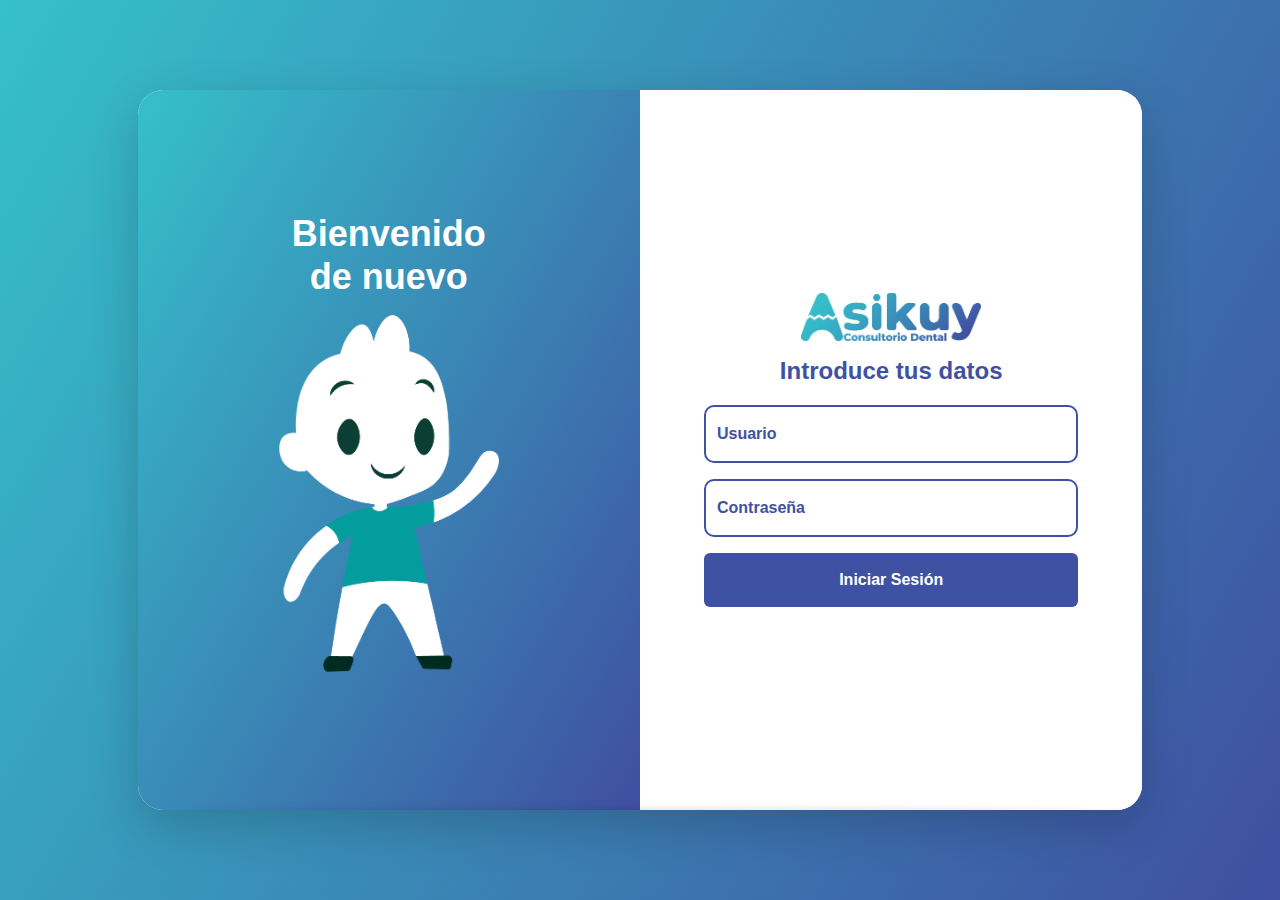
<file: index.html>
<!DOCTYPE html>
<html lang="es">
<head>
    <meta charset="UTF-8">
    <meta name="viewport" content="width=device-width, initial-scale=1.0">
    <title>Iniciar Cesión</title>
    <link rel="icon" href="Images/Asikuy Web.svg" type="image/svg+xml">
    <link href="https://cdn.jsdelivr.net/npm/bootstrap@5.0.2/dist/css/bootstrap.min.css" rel="stylesheet">
    <link rel="stylesheet" href="Stylesheets/Style.css">
</head>
<body>

<div class="container-fluid vh-100 d-flex justify-content-center align-items-center">
    <div class="row login-container shadow-lg">
        <!-- Sección izquierda con el texto y la imagen -->
        <div class="col-md-6 left-section d-flex flex-column justify-content-center align-items-center">
            <!-- Cambiado para que estén en dos líneas -->
            <h2 class="text-white mb-3">
                Bienvenido<br>de nuevo
            </h2>
            <img src="Images/Recurso 1Muñequito.png" alt="Imagen de ejemplo" class="img-fluid mb-3">
        </div>

        <!-- Sección derecha con el formulario -->
        <div class="col-md-6 right-section d-flex flex-column justify-content-center align-items-center">
            <img src="Images/Recurso 1logo asikuy.png" alt="Logo" class="img-fluid logo mb-3">
            <h3 class="form-title">Introduce tus datos</h3>
            <form class="w-100 px-4">
                <div class="form-floating mb-3">
                    <input type="text" class="form-control" id="usuario" placeholder="Usuario">
                    <label for="usuario">Usuario</label>
                </div>
                <div class="form-floating mb-3">
                    <input type="password" class="form-control" id="contrasena" placeholder="Contraseña">
                    <label for="contrasena">Contraseña</label>
                </div>
                <button type="button" class="btn btn-primary w-100" onclick="window.location.href='2. Segunda Seccion Inicio/Inicio.html'">
                    Iniciar Sesión
                </button>
                
            </form>
        </div>
    </div>
</div>

<script src="https://cdn.jsdelivr.net/npm/@popperjs/core@2.9.2/dist/umd/popper.min.js"></script>
<script src="https://cdn.jsdelivr.net/npm/bootstrap@5.0.2/dist/js/bootstrap.min.js"></script>
</body>
</html>
</file>
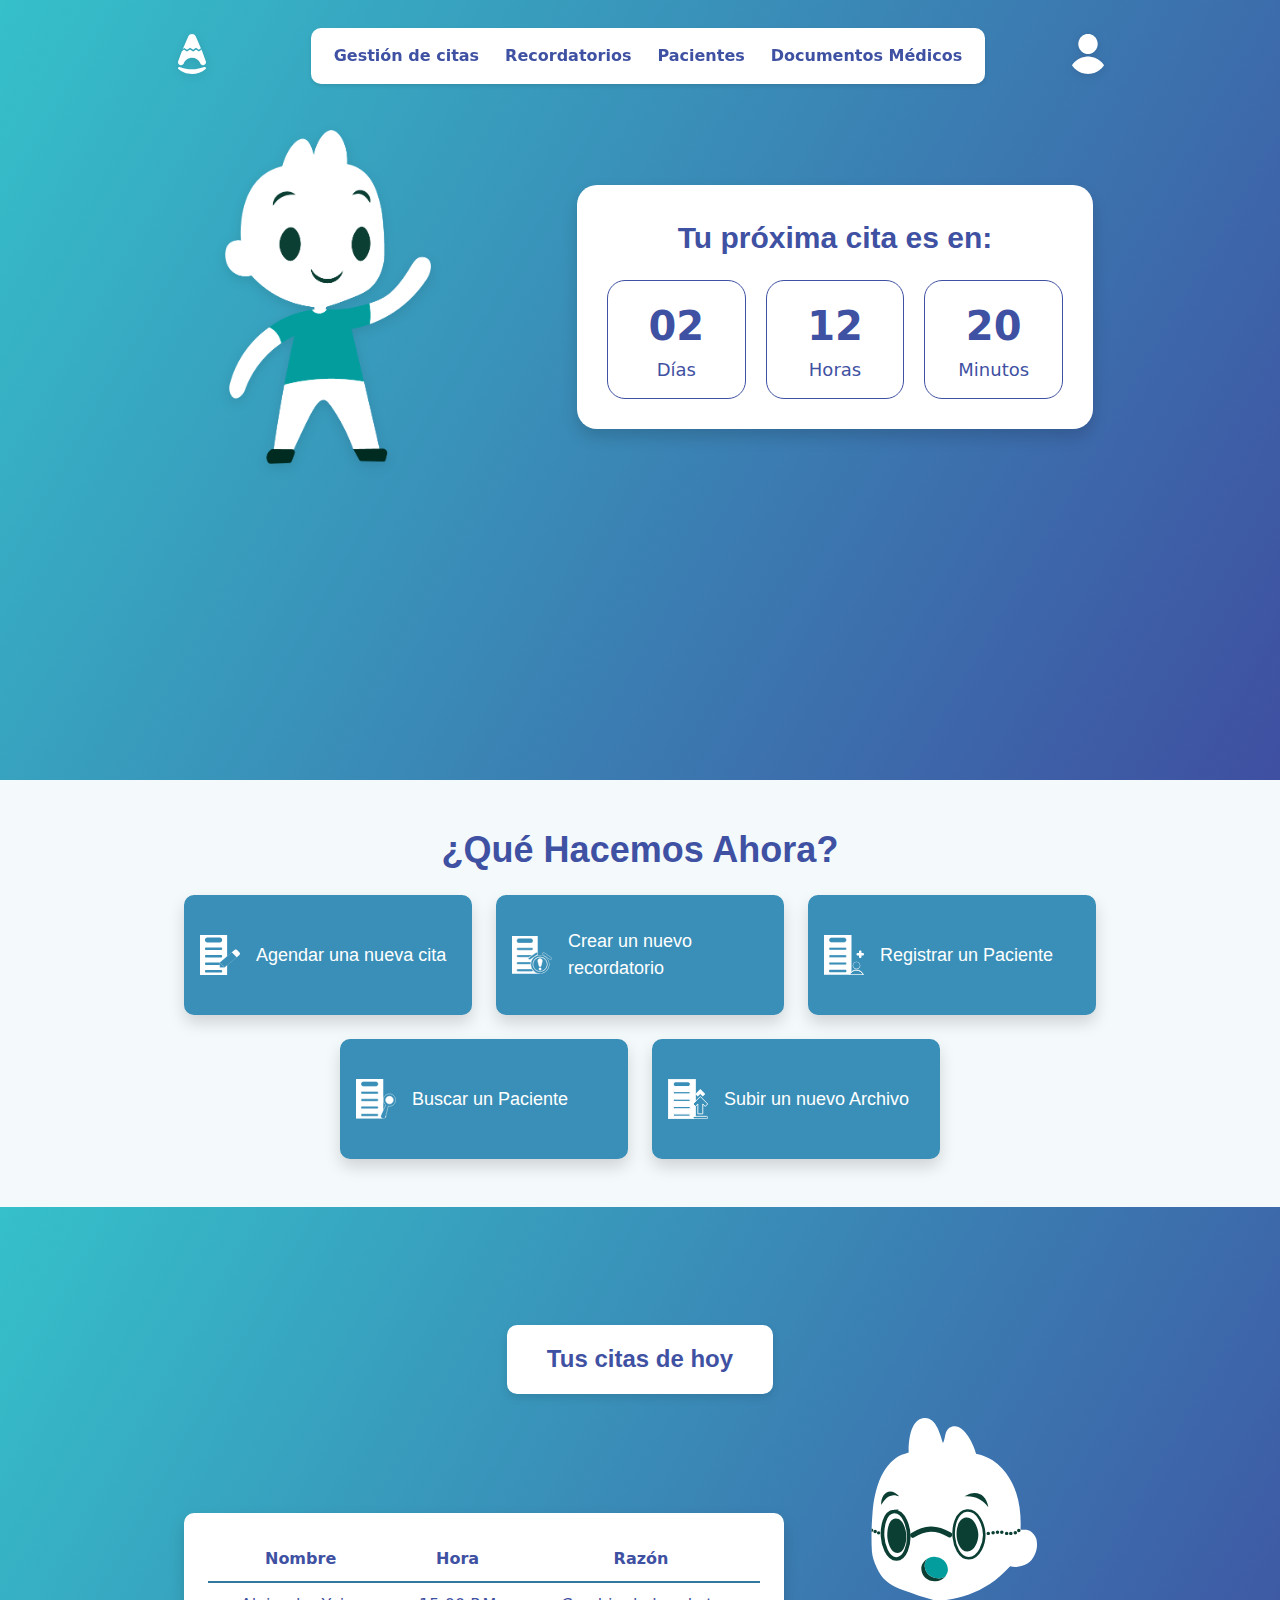
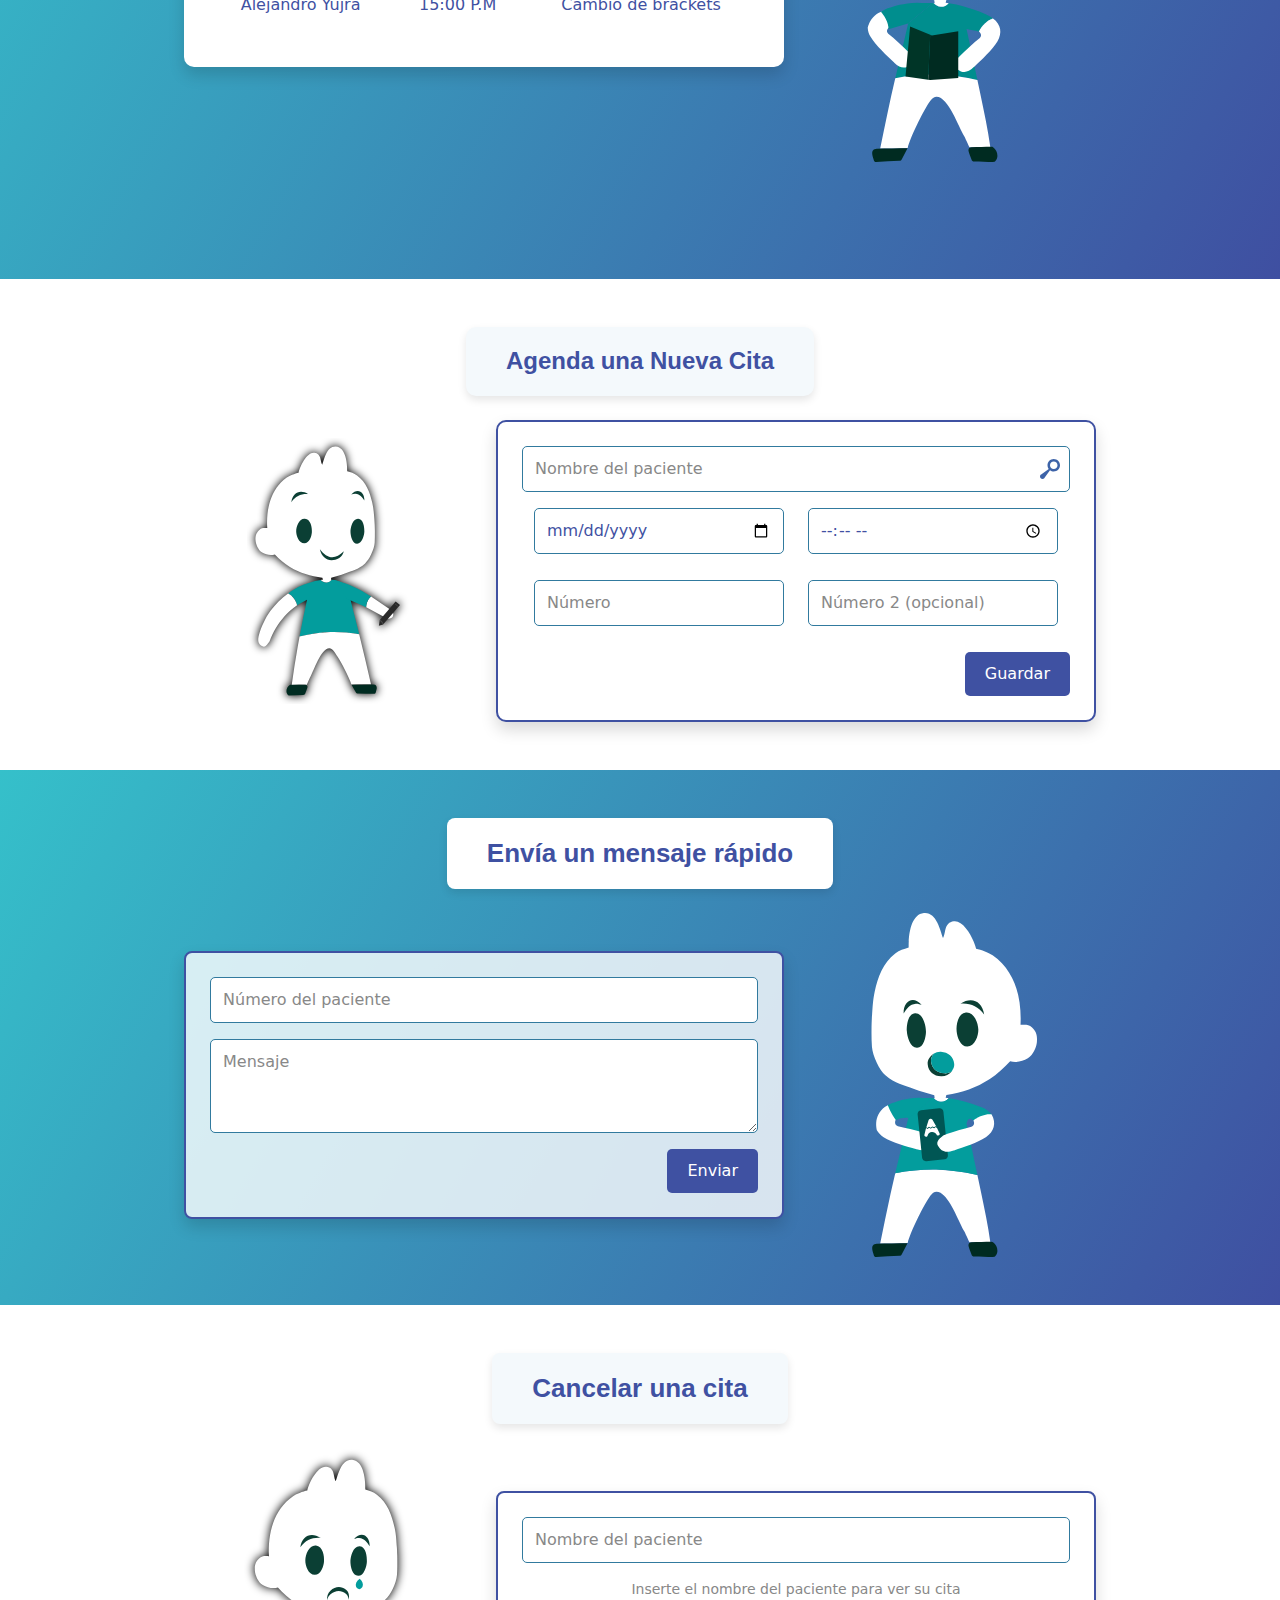
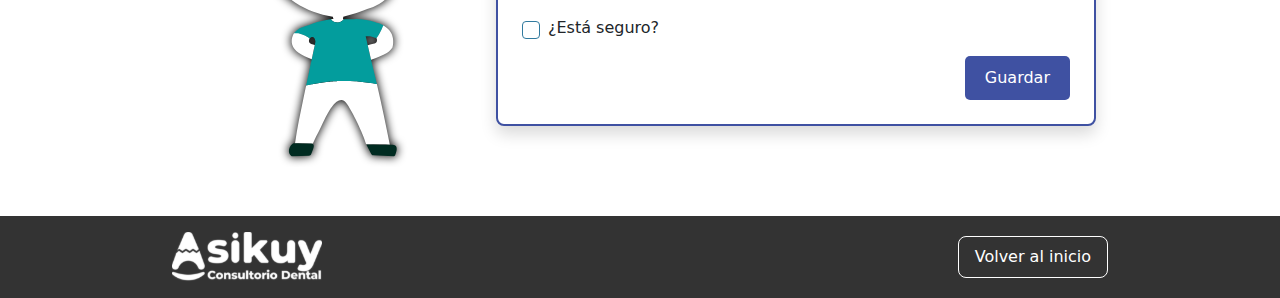
<file: 2. Segunda Seccion Inicio/Inicio.html>
<!DOCTYPE html>
<html lang="es">
<head>
    <meta charset="UTF-8">
    <meta name="viewport" content="width=device-width, initial-scale=1.0">
    <title>Pagina Principal</title>
    <link rel="icon" href="../Images/Asikuy Web.svg" type="image/svg+xml">
    <link href="https://cdn.jsdelivr.net/npm/bootstrap@5.0.2/dist/css/bootstrap.min.css" rel="stylesheet">
    <link rel="stylesheet" href="Stylesheets/Style.css">
</head>
<body>

<!-- Header -->
<header class="fixed-top">
    <nav class="navbar navbar-expand-lg navbar-light bg-transparent px-4">
        <div class="container">
            <!-- Logo Izquierdo: Redirige a Inicio.html -->
            <a class="navbar-brand" href="Inicio.html">
                <img src="Images/Asikuy responsive.svg" alt="Logo izquierdo" class="header-logo">
            </a>
            <button class="navbar-toggler" type="button" data-bs-toggle="collapse"
                    data-bs-target="#navbarNav" aria-controls="navbarNav" aria-expanded="false"
                    aria-label="Toggle navigation">
                <span class="navbar-toggler-icon"></span>
            </button>
            <div class="collapse navbar-collapse flex-grow-0" id="navbarNav">
                <ul class="navbar-nav">
                    <!-- Enlaces de Navegación: Redirigen a sus respectivas secciones -->
                    <li class="nav-item"><a class="nav-link" href="../3. Tercera Seccion Gestión de citas/Gestion de citas.html">Gestión de citas</a></li>
                    <li class="nav-item"><a class="nav-link" href="../4. Cuarta Seccion Recordatorios/recordatorios.html">Recordatorios</a></li>
                    <li class="nav-item"><a class="nav-link" href="../6. Sexta Seccion Pacientes/pacientes.html">Pacientes</a></li>
                    <li class="nav-item"><a class="nav-link" href="../5. Quinta Seccion Documentos/documentos.html">Documentos Médicos</a></li>
                    <!-- Enlace "Cerrar sesión" (visible en dispositivos móviles) -->
                    <li class="nav-item d-lg-none"><a class="nav-link logout-link" href="../index.html">Cerrar sesión</a></li>
                </ul>
            </div>
            <div class="dropdown d-none d-lg-block">
                <a href="#" class="user-icon" id="userDropdown" role="button" data-bs-toggle="dropdown" aria-expanded="false">
                    <img src="Images/Login.svg" alt="Icono Usuario" class="header-user-icon">
                </a>
                <ul class="dropdown-menu dropdown-menu-end" aria-labelledby="userDropdown">
                    <!-- Enlace "Cerrar sesión" en el dropdown (visible en dispositivos grandes) -->
                    <li><a class="dropdown-item logout-link" href="../index.html">Cerrar sesión</a></li>
                </ul>
            </div>
        </div>
    </nav>
</header>


    <!-- Main Section with Gradient Background -->
    <div class="main-container">
        <div class="container">
            <div class="row justify-content-between align-items-center">
                <div class="col-lg-4 d-flex justify-content-center">
                    <img src="Images/Recurso 1Muñequito.png" alt="Imagen de ejemplo" class="img-fluid custom-image">
                </div>
                <div class="col-lg-7">
                    <div class="custom-card shadow">
                        <div class="text-title">
                            <p>Tu próxima cita es en:</p>
                        </div>
                        <div class="countdown-container">
                            <div class="countdown-item"><div class="count-value" id="days">02</div><div class="count-label">Días</div></div>
                            <div class="countdown-item"><div class="count-value" id="hours">12</div><div class="count-label">Horas</div></div>
                            <div class="countdown-item"><div class="count-value" id="minutes">20</div><div class="count-label">Minutos</div></div>
                        </div>
                    </div>
                </div>
            </div>
        </div>
    </div>

<!-- Section: "¿Qué Hacemos Ahora?" -->
<div class="section-what-now py-5">
    <div class="container text-center">
        <h2 class="section-title mb-4">¿Qué Hacemos Ahora?</h2>
        <div class="row g-4 justify-content-center">
            <!-- Agendar una nueva cita -->
            <div class="col-12 col-md-4">
                <a href="../3. Tercera Seccion Gestión de citas/Gestion de citas.html" class="text-decoration-none">
                    <div class="action-card shadow d-flex align-items-center p-3 h-100">
                        <img src="Images/BACKGROUND.svg" alt="Icono para agendar una cita" class="action-icon me-3">
                        <p class="action-text mb-0">Agendar una nueva cita</p>
                    </div>
                </a>
            </div>
            <!-- Crear un nuevo recordatorio -->
            <div class="col-12 col-md-4">
                <a href="../4. Cuarta Seccion Recordatorios/recordatorios.html" class="text-decoration-none">
                    <div class="action-card shadow d-flex align-items-center p-3 h-100">
                        <img src="Images/Recordatorio.svg" alt="Icono para crear un recordatorio" class="action-icon me-3">
                        <p class="action-text mb-0">Crear un nuevo recordatorio</p>
                    </div>
                </a>
            </div>
            <!-- Registrar un Paciente -->
            <div class="col-12 col-md-4">
                <a href="../6. Sexta Seccion Pacientes/pacientes.html" class="text-decoration-none">
                    <div class="action-card shadow d-flex align-items-center p-3 h-100">
                        <img src="Images/nuevo paciente.svg" alt="Icono para registrar un paciente" class="action-icon me-3">
                        <p class="action-text mb-0">Registrar un Paciente</p>
                    </div>
                </a>
            </div>
            <!-- Buscar un Paciente -->
            <div class="col-12 col-md-4">
                <a href="../6. Sexta Seccion Pacientes/pacientes.html" class="text-decoration-none">
                    <div class="action-card shadow d-flex align-items-center p-3 h-100">
                        <img src="Images/buscar paciente.svg" alt="Icono para buscar un paciente" class="action-icon me-3">
                        <p class="action-text mb-0">Buscar un Paciente</p>
                    </div>
                </a>
            </div>
            <!-- Subir un nuevo Archivo -->
            <div class="col-12 col-md-4">
                <a href="../5. Quinta Seccion Documentos/documentos.html" class="text-decoration-none">
                    <div class="action-card shadow d-flex align-items-center p-3 h-100">
                        <img src="Images/Subir Archivos.svg" alt="Icono para subir un archivo" class="action-icon me-3">
                        <p class="action-text mb-0">Subir un nuevo Archivo</p>
                    </div>
                </a>
            </div>
        </div>
    </div>
</div>




    <!-- ------------------------ -->
    <!-- Section: "Tus citas de hoy" -->
    <div class="section-appointments py-5">
        <div class="container text-center">
            <div class="appointments-bubble mx-auto mb-4"><h2 class="appointments-title">Tus citas de hoy</h2></div>
            <div class="row align-items-center justify-content-center">
                <div class="col-12 col-lg-8">
                    <div class="appointments-card shadow p-4">
                        <table class="table table-borderless">
                            <thead><tr><th>Nombre</th><th>Hora</th><th>Razón</th></tr></thead>
                            <tbody><tr class="appointment-row"><td>Alejandro Yujra</td><td>15:00 P.M</td><td>Cambio de brackets</td></tr></tbody>
                        </table>
                    </div>
                </div>
                <div class="col-12 col-lg-4 d-flex justify-content-center mb-4 mb-lg-0">
                    <img src="Images/Personaje Con Lentes.svg" alt="Muñequito con libro" class="character-image d-none d-lg-block">
                </div>
            </div>
        </div>
    </div>

    <!-- ------------------------ -->
    <!-- Section: "Agenda una Nueva Cita" -->
    <div class="section-schedule py-5">
        <div class="container text-center">
            <div class="schedule-bubble mx-auto mb-4"><h2 class="schedule-title">Agenda una Nueva Cita</h2></div>
            <div class="row align-items-center justify-content-center">
                <div class="col-12 col-lg-4 d-flex justify-content-center mb-4 mb-lg-0">
                    <img src="Images/muñeco lapiz.svg" alt="Muñequito agendando cita" class="character-image">
                </div>
                <div class="col-12 col-lg-8">
                    <div class="schedule-card shadow p-4">
                        <form id="scheduleForm">
                            <div class="mb-3 position-relative"><input type="text" class="form-control" placeholder="Nombre del paciente" required><img src="Images/Vector.svg" alt="Icono de lupa" class="search-icon"></div>
                            <div class="row">
                                <div class="col mb-3"><input type="date" class="form-control" placeholder="Fecha" required></div>
                                <div class="col mb-3"><input type="time" class="form-control" placeholder="Hora" required></div>
                            </div>
                            <div class="row">
                                <div class="col mb-3"><input type="text" class="form-control" placeholder="Número" required></div>
                                <div class="col mb-3"><input type="text" class="form-control" placeholder="Número 2 (opcional)"></div>
                            </div>
                            <div class="text-end"><button type="submit" class="btn btn-submit">Guardar</button></div>
                        </form>
                    </div>
                </div>
            </div>
        </div>
    </div>

    <!-- ------------------------ -->
    <!-- Section: "Envía un mensaje rápido" -->
    <div class="section-quick-message py-5">
        <div class="container text-center">
            <div class="message-bubble mx-auto mb-4"><h2 class="message-title">Envía un mensaje rápido</h2></div>
            <div class="row align-items-center justify-content-center">
                <div class="col-12 col-lg-8">
                    <div class="message-card shadow p-4">
                        <form id="quickMessageForm">
                            <div class="mb-3"><input type="tel" class="form-control" placeholder="Número del paciente" pattern="[0-9]*" required></div>
                            <div class="mb-3"><textarea class="form-control" rows="3" placeholder="Mensaje" required></textarea></div>
                            <div class="text-end"><button type="submit" class="btn btn-submit">Enviar</button></div>
                        </form>
                    </div>
                </div>
                <div class="col-12 col-lg-4 d-flex justify-content-center mb-4 mb-lg-0">
                    <img src="Images/muñeco celular.svg" alt="Muñequito enviando mensaje" class="character-image d-none d-lg-block">
                </div>
            </div>
        </div>
    </div>

    <!-- ------------------------ -->
    <!-- Section: "Cancelar una cita" -->
    <div class="section-cancel-appointment py-5">
        <div class="container text-center">
            <div class="cancel-bubble mx-auto mb-4"><h2 class="cancel-title">Cancelar una cita</h2></div>
            <div class="row align-items-center justify-content-center">
                <div class="col-12 col-lg-4 d-flex justify-content-center mb-4 mb-lg-0">
                    <img src="Images/muñeco triste.svg" alt="Muñequito cancelando cita" class="character-image">
                </div>
                <div class="col-12 col-lg-8">
                    <div class="cancel-card shadow p-4">
                        <form id="cancelAppointmentForm">
                            <div class="mb-3"><input type="text" class="form-control" placeholder="Nombre del paciente" required></div>
                            <div id="appointmentDetails" class="text-center mb-3"><span class="placeholder-text">Inserte el nombre del paciente para ver su cita</span></div>
                            <div class="form-check mb-3 d-flex align-items-center"><input class="form-check-input" type="checkbox" id="confirmCancel"><label class="form-check-label ms-2" for="confirmCancel">¿Está seguro?</label><span id="checkIcon" class="ms-2 d-none">✔️</span></div>
                            <div class="text-end"><button type="submit" class="btn btn-submit">Guardar</button></div>
                        </form>
                    </div>
                </div>
            </div>
        </div>
    </div>

    <!-- ------------------------ -->
    <!-- Footer -->
<footer class="footer-section py-3">
    <div class="container d-flex justify-content-between align-items-center">
        <div class="footer-logo">
            <a href="Inicio.html">
                <img src="Images/Asikuy Ancho.svg" alt="Logo Asikuy" class="footer-image">
            </a>
        </div>
        <div>
            <button id="backToTopBtn" class="btn back-to-top-btn">Volver al inicio</button>
        </div>
    </div>
</footer>


    <!-- Scripts -->
    <script src="https://cdn.jsdelivr.net/npm/bootstrap@5.0.2/dist/js/bootstrap.bundle.min.js"></script>
    <script src="Scripts/script.js"></script>
</body>
</html>
</file>
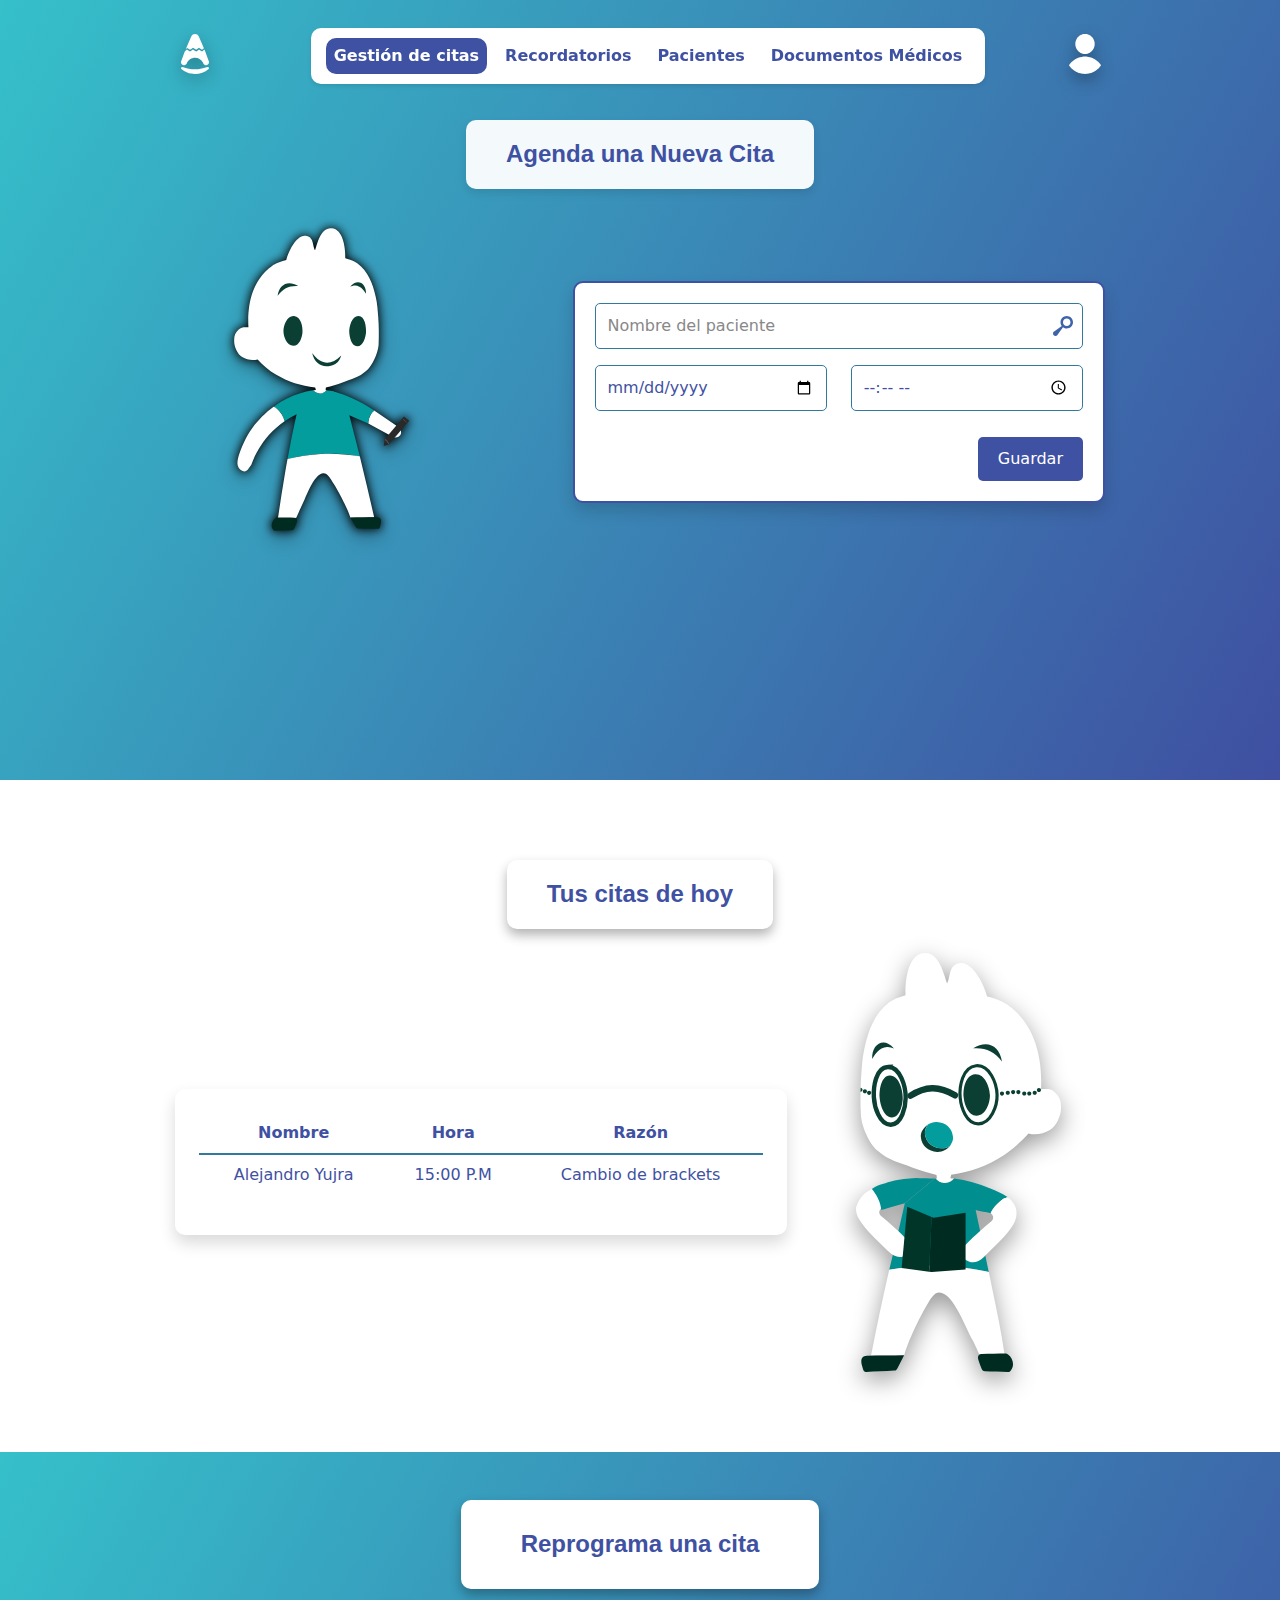
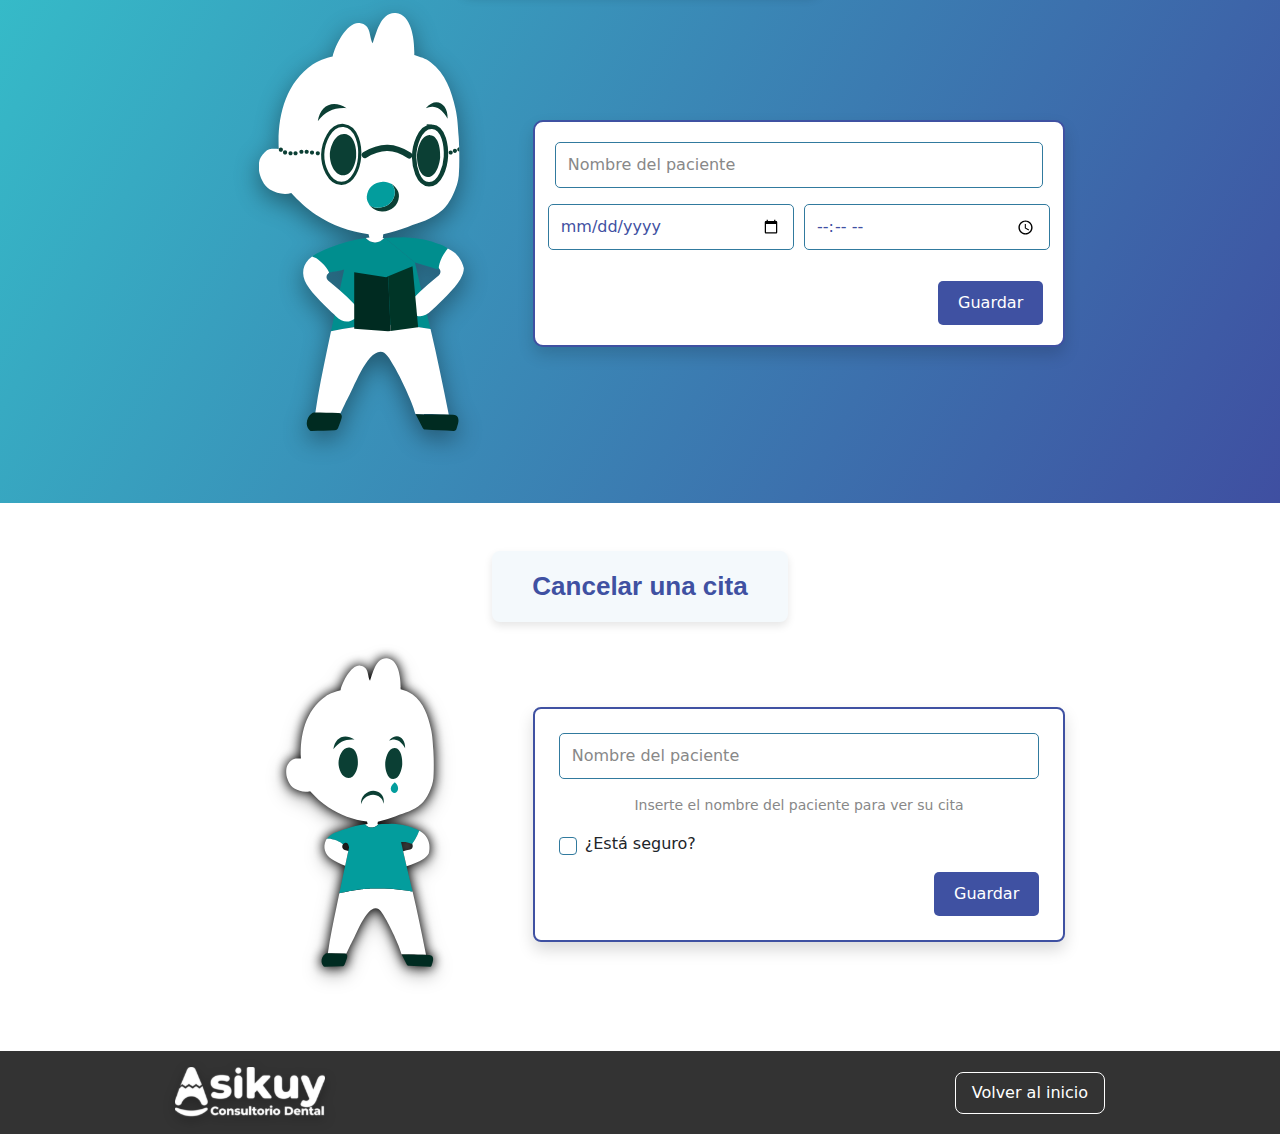
<file: 3. Tercera Seccion Gestión de citas/Gestion de citas.html>
<!DOCTYPE html>
<html lang="es">
<head>
    <meta charset="UTF-8">
    <meta name="viewport" content="width=device-width, initial-scale=1.0">
    <title>Agenda una Nueva Cita</title>
    <link rel="icon" href="../Images/Asikuy Web.svg" type="image/svg+xml">
    <link href="https://cdn.jsdelivr.net/npm/bootstrap@5.0.2/dist/css/bootstrap.min.css" rel="stylesheet">
    <link rel="stylesheet" href="Stylesheets/Style.css">
</head>
<body>

    <!-- Header -->
<header class="fixed-top">
    <nav class="navbar navbar-expand-lg navbar-light bg-transparent px-4">
        <div class="container">
            <a class="navbar-brand" href="../2. Segunda Seccion Inicio/Inicio.html">
                <img src="Images/Asikuy responsive.svg" alt="Logo izquierdo" class="header-logo">
            </a>
            <button class="navbar-toggler" type="button" data-bs-toggle="collapse"
                    data-bs-target="#navbarNav" aria-controls="navbarNav" aria-expanded="false"
                    aria-label="Toggle navigation">
                <span class="navbar-toggler-icon"></span>
            </button>
            <div class="collapse navbar-collapse flex-grow-0" id="navbarNav">
                <ul class="navbar-nav">
                    <li class="nav-item">
                        <a class="nav-link active" href="../3. Tercera Seccion Gestión de citas/Gestion de citas.html">Gestión de citas</a>
                    </li>
                    <li class="nav-item">
                        <a class="nav-link" href="../4. Cuarta Seccion Recordatorios/recordatorios.html">Recordatorios</a>
                    </li>
                    <li class="nav-item">
                        <a class="nav-link" href="../6. Sexta Seccion Pacientes/pacientes.html">Pacientes</a>
                    </li>
                    <li class="nav-item">
                        <a class="nav-link" href="../5. Quinta Seccion Documentos/documentos.html">Documentos Médicos</a>
                    </li>
                    <li class="nav-item d-lg-none">
                        <a class="nav-link logout-link" href="../index.html">Cerrar sesión</a>
                    </li>
                </ul>
            </div>
            <div class="dropdown d-none d-lg-block">
                <a href="#" class="user-icon" id="userDropdown" role="button" data-bs-toggle="dropdown" aria-expanded="false">
                    <img src="Images/Login.svg" alt="Icono Usuario" class="header-user-icon">
                </a>
                <ul class="dropdown-menu dropdown-menu-end" aria-labelledby="userDropdown">
                    <li><a class="dropdown-item logout-link" href="../index.html">Cerrar sesión</a></li>
                </ul>
            </div>
        </div>
    </nav>
</header>


    <!-- Main Section: Agenda una Nueva Cita -->
    <div class="main-container">
        <div class="container text-center">
            <div class="schedule-bubble mx-auto mb-4">
                <h2 class="schedule-title">Agenda una Nueva Cita</h2>
            </div>
            <div class="row justify-content-between align-items-center">
                <div class="col-lg-4 d-flex justify-content-center mb-4">
                    <img src="Images/muñeco lapiz.svg" alt="Muñeco agendando cita" class="img-fluid character-image">
                </div>
                <div class="col-lg-7">
                    <div class="schedule-card shadow">
                        <form id="scheduleForm">
                            <div class="mb-3 position-relative">
                                <input type="text" class="form-control" placeholder="Nombre del paciente" required>
                                <img src="Images/Vector.svg" alt="Icono de lupa" class="search-icon">
                            </div>
                            <div class="row">
                                <div class="col mb-3">
                                    <input type="date" class="form-control" placeholder="Fecha" required>
                                </div>
                                <div class="col mb-3">
                                    <input type="time" class="form-control" placeholder="Hora" required>
                                </div>
                            </div>
                            <div class="text-end">
                                <button type="submit" class="btn btn-submit">Guardar</button>
                            </div>
                        </form>
                    </div>
                </div>
            </div>
        </div>
    </div>

    <!-- Section: "Tus citas de hoy" -->
    <div class="section-appointments py-5">
        <div class="container text-center">
            <div class="appointments-bubble mx-auto mb-4">
                <h2 class="appointments-title">Tus citas de hoy</h2>
            </div>
            <div class="row align-items-center justify-content-center">
                <div class="col-12 col-lg-8">
                    <div class="appointments-card shadow p-4">
                        <table class="table table-borderless">
                            <thead>
                                <tr>
                                    <th>Nombre</th>
                                    <th>Hora</th>
                                    <th>Razón</th>
                                </tr>
                            </thead>
                            <tbody>
                                <tr class="appointment-row">
                                    <td>Alejandro Yujra</td>
                                    <td>15:00 P.M</td>
                                    <td>Cambio de brackets</td>
                                </tr>
                                <!-- Puedes agregar más filas de citas aquí -->
                            </tbody>
                        </table>
                    </div>
                </div>
                <div class="col-12 col-lg-4 d-flex justify-content-center mb-4 mb-lg-0">
                    <img src="Images/Personaje Con Lentes.svg" alt="Muñequito con libro" class="character-image d-none d-lg-block">
                </div>
            </div>
        </div>
    </div>

    <!-- Section: "Reprograma una cita" -->
    <div class="section-reschedule py-5">
        <div class="container text-center">
            <div class="reschedule-bubble mx-auto mb-4">
                <h2 class="reschedule-title">Reprograma una cita</h2>
            </div>
            <div class="row align-items-center justify-content-center">
                <div class="col-12 col-lg-4 d-flex justify-content-center mb-4">
                    <img src="Images/Personaje Con Lentes.svg" alt="Muñequito con lentes" class="img-fluid character-image-reschedule">
                </div>
                <div class="col-12 col-lg-7">
                    <div class="reschedule-card shadow">
                        <form id="rescheduleForm">
                            <div class="mb-3">
                                <input type="text" class="form-control" placeholder="Nombre del paciente" required>
                            </div>
                            <div class="row">
                                <div class="col mb-3">
                                    <input type="date" class="form-control" placeholder="Fecha" required>
                                </div>
                                <div class="col mb-3">
                                    <input type="time" class="form-control" placeholder="Hora" required>
                                </div>
                            </div>
                            <div class="text-end">
                                <button type="submit" class="btn btn-submit">Guardar</button>
                            </div>
                        </form>
                    </div>
                </div>
            </div>
        </div>
    </div>

    <!-- Section: "Cancelar una cita" -->
    <div class="section-cancel-appointment py-5">
        <div class="container text-center">
            <div class="cancel-bubble mx-auto mb-4">
                <h2 class="cancel-title">Cancelar una cita</h2>
            </div>
            <div class="row align-items-center justify-content-center">
                <div class="col-12 col-lg-4 d-flex justify-content-center mb-4">
                    <img src="Images/muñeco triste.svg" alt="Muñequito cancelando cita" class="img-fluid character-image-cancel">
                </div>
                <div class="col-12 col-lg-7">
                    <div class="cancel-card shadow p-4">
                        <form id="cancelAppointmentForm">
                            <div class="mb-3">
                                <input type="text" class="form-control" placeholder="Nombre del paciente" required>
                            </div>
                            <div id="appointmentDetails" class="text-center mb-3">
                                <span class="placeholder-text">Inserte el nombre del paciente para ver su cita</span>
                            </div>
                            <div class="form-check mb-3 d-flex align-items-center">
                                <input class="form-check-input" type="checkbox" id="confirmCancel">
                                <label class="form-check-label ms-2" for="confirmCancel">¿Está seguro?</label>
                                <span id="checkIcon" class="ms-2 d-none">✔️</span>
                            </div>
                            <div class="text-end">
                                <button type="submit" class="btn btn-submit">Guardar</button>
                            </div>
                        </form>
                    </div>
                </div>
            </div>
        </div>
    </div>

    <!-- Footer -->
<footer class="footer-section py-3">
    <div class="container d-flex justify-content-between align-items-center">
        <div class="footer-logo">
            <a href="../2. Segunda Seccion Inicio/Inicio.html">
                <img src="Images/Asikuy Ancho.svg" alt="Logo Asikuy" class="footer-image">
            </a>
        </div>
        <div>
            <button id="backToTopBtn" class="btn back-to-top-btn">Volver al inicio</button>
        </div>
    </div>
</footer>



    <!-- Scripts -->
    <script src="https://cdn.jsdelivr.net/npm/bootstrap@5.0.2/dist/js/bootstrap.bundle.min.js"></script>
    <script src="Scripts/script.js"></script>
</body>
</html>
</file>
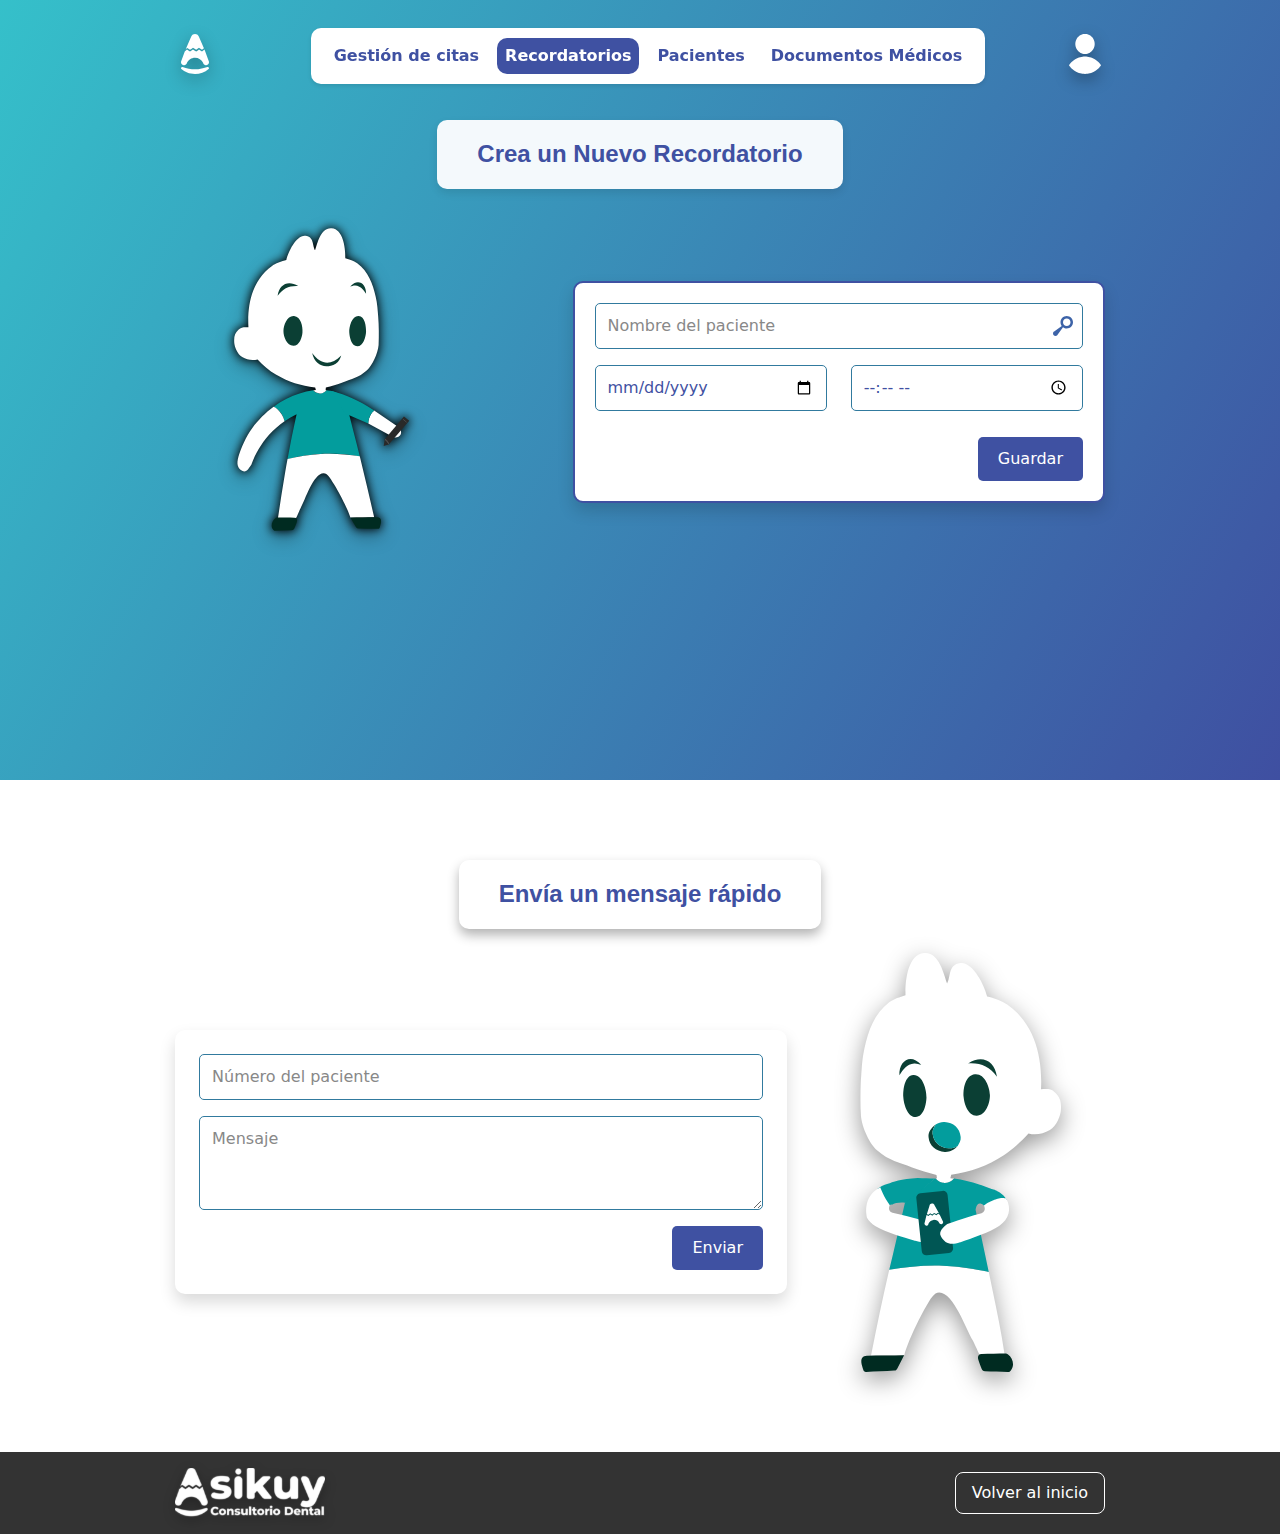
<file: 4. Cuarta Seccion Recordatorios/recordatorios.html>
<!DOCTYPE html>
<html lang="es">
<head>
    <meta charset="UTF-8">
    <meta name="viewport" content="width=device-width, initial-scale=1.0">
    <title>Agenda una Nueva Cita</title>
    <link rel="icon" href="../Images/Asikuy Web.svg" type="image/svg+xml">
    <link href="https://cdn.jsdelivr.net/npm/bootstrap@5.0.2/dist/css/bootstrap.min.css" rel="stylesheet">
    <link rel="stylesheet" href="Stylesheets/Style.css">
</head>
<body>

    <!-- Header -->
<header class="fixed-top">
    <nav class="navbar navbar-expand-lg navbar-light bg-transparent px-4">
        <div class="container">
            <a class="navbar-brand" href="../2. Segunda Seccion Inicio/Inicio.html">
                <img src="Images/Asikuy responsive.svg" alt="Logo izquierdo" class="header-logo">
            </a>
            <button class="navbar-toggler" type="button" data-bs-toggle="collapse"
                    data-bs-target="#navbarNav" aria-controls="navbarNav" aria-expanded="false"
                    aria-label="Toggle navigation">
                <span class="navbar-toggler-icon"></span>
            </button>
            <div class="collapse navbar-collapse flex-grow-0" id="navbarNav">
                <ul class="navbar-nav">
                    <li class="nav-item">
                        <a class="nav-link" href="../3. Tercera Seccion Gestión de citas/Gestion de citas.html">Gestión de citas</a>
                    </li>
                    <li class="nav-item">
                        <a class="nav-link active" href="../4. Cuarta Seccion Recordatorios/recordatorios.html">Recordatorios</a>
                    </li>
                    <li class="nav-item">
                        <a class="nav-link" href="../6. Sexta Seccion Pacientes/pacientes.html">Pacientes</a>
                    </li>
                    <li class="nav-item">
                        <a class="nav-link" href="../5. Quinta Seccion Documentos/documentos.html">Documentos Médicos</a>
                    </li>
                    <li class="nav-item d-lg-none">
                        <a class="nav-link logout-link" href="../index.html">Cerrar sesión</a>
                    </li>
                </ul>
            </div>
            <div class="dropdown d-none d-lg-block">
                <a href="#" class="user-icon" id="userDropdown" role="button" data-bs-toggle="dropdown" aria-expanded="false">
                    <img src="Images/Login.svg" alt="Icono Usuario" class="header-user-icon">
                </a>
                <ul class="dropdown-menu dropdown-menu-end" aria-labelledby="userDropdown">
                    <li><a class="dropdown-item logout-link" href="../index.html">Cerrar sesión</a></li>
                </ul>
            </div>
        </div>
    </nav>
</header>


    <!-- Main Section: Crea un Nuevo Recordatorio -->
<div class="main-container">
    <div class="container text-center">
        <div class="schedule-bubble mx-auto mb-4">
            <h2 class="schedule-title">Crea un Nuevo Recordatorio</h2>
        </div>
        <div class="row justify-content-between align-items-center">
            <div class="col-lg-4 d-flex justify-content-center mb-4">
                <img src="Images/muñeco lapiz.svg" alt="Muñeco agendando cita" class="img-fluid character-image">
            </div>
            <div class="col-lg-7">
                <div class="schedule-card shadow">
                    <form id="scheduleForm">
                        <div class="mb-3 position-relative">
                            <input type="text" class="form-control" placeholder="Nombre del paciente" required>
                            <img src="Images/Vector.svg" alt="Icono de lupa" class="search-icon">
                        </div>
                        <div class="row">
                            <div class="col mb-3">
                                <input type="date" class="form-control" placeholder="Fecha" required>
                            </div>
                            <div class="col mb-3">
                                <input type="time" class="form-control" placeholder="Hora" required>
                            </div>
                        </div>
                        <!-- Se han eliminado los campos de números de teléfono -->
                        <div class="text-end">
                            <button type="submit" class="btn btn-submit">Guardar</button>
                        </div>
                    </form>
                </div>
            </div>
        </div>
    </div>
</div>


 <!-- Sección: "Envía un mensaje rápido" -->
<div class="section-appointments py-5">
    <div class="container text-center">
        <div class="appointments-bubble mx-auto mb-4">
            <h2 class="appointments-title">Envía un mensaje rápido</h2>
        </div>
        <div class="row align-items-center justify-content-center">
            <div class="col-12 col-lg-8">
                <div class="appointments-card shadow p-4">
                    <form id="quickMessageForm">
                        <div class="mb-3">
                            <input type="tel" class="form-control" placeholder="Número del paciente" pattern="[0-9]*" required>
                        </div>
                        <div class="mb-3">
                            <textarea class="form-control" rows="3" placeholder="Mensaje" required></textarea>
                        </div>
                        <div class="text-end">
                            <button type="submit" class="btn btn-submit">Enviar</button>
                        </div>
                    </form>
                </div>
            </div>
            <div class="col-12 col-lg-4 d-flex justify-content-center mb-4 mb-lg-0">
                <img src="Images/muñeco celular.svg" alt="Muñequito enviando mensaje" class="character-image d-none d-lg-block">
            </div>
        </div>
    </div>
</div>



    <!-- Footer -->
<footer class="footer-section py-3">
    <div class="container d-flex justify-content-between align-items-center">
        <div class="footer-logo">
            <a href="../2. Segunda Seccion Inicio/Inicio.html">
                <img src="Images/Asikuy Ancho.svg" alt="Logo Asikuy" class="footer-image">
            </a>
        </div>
        <div>
            <button id="backToTopBtn" class="btn back-to-top-btn">Volver al inicio</button>
        </div>
    </div>
</footer>


    <!-- Scripts -->
    <script src="https://cdn.jsdelivr.net/npm/bootstrap@5.0.2/dist/js/bootstrap.bundle.min.js"></script>
    <script src="Scripts/script.js"></script>
</body>
</html>
</file>
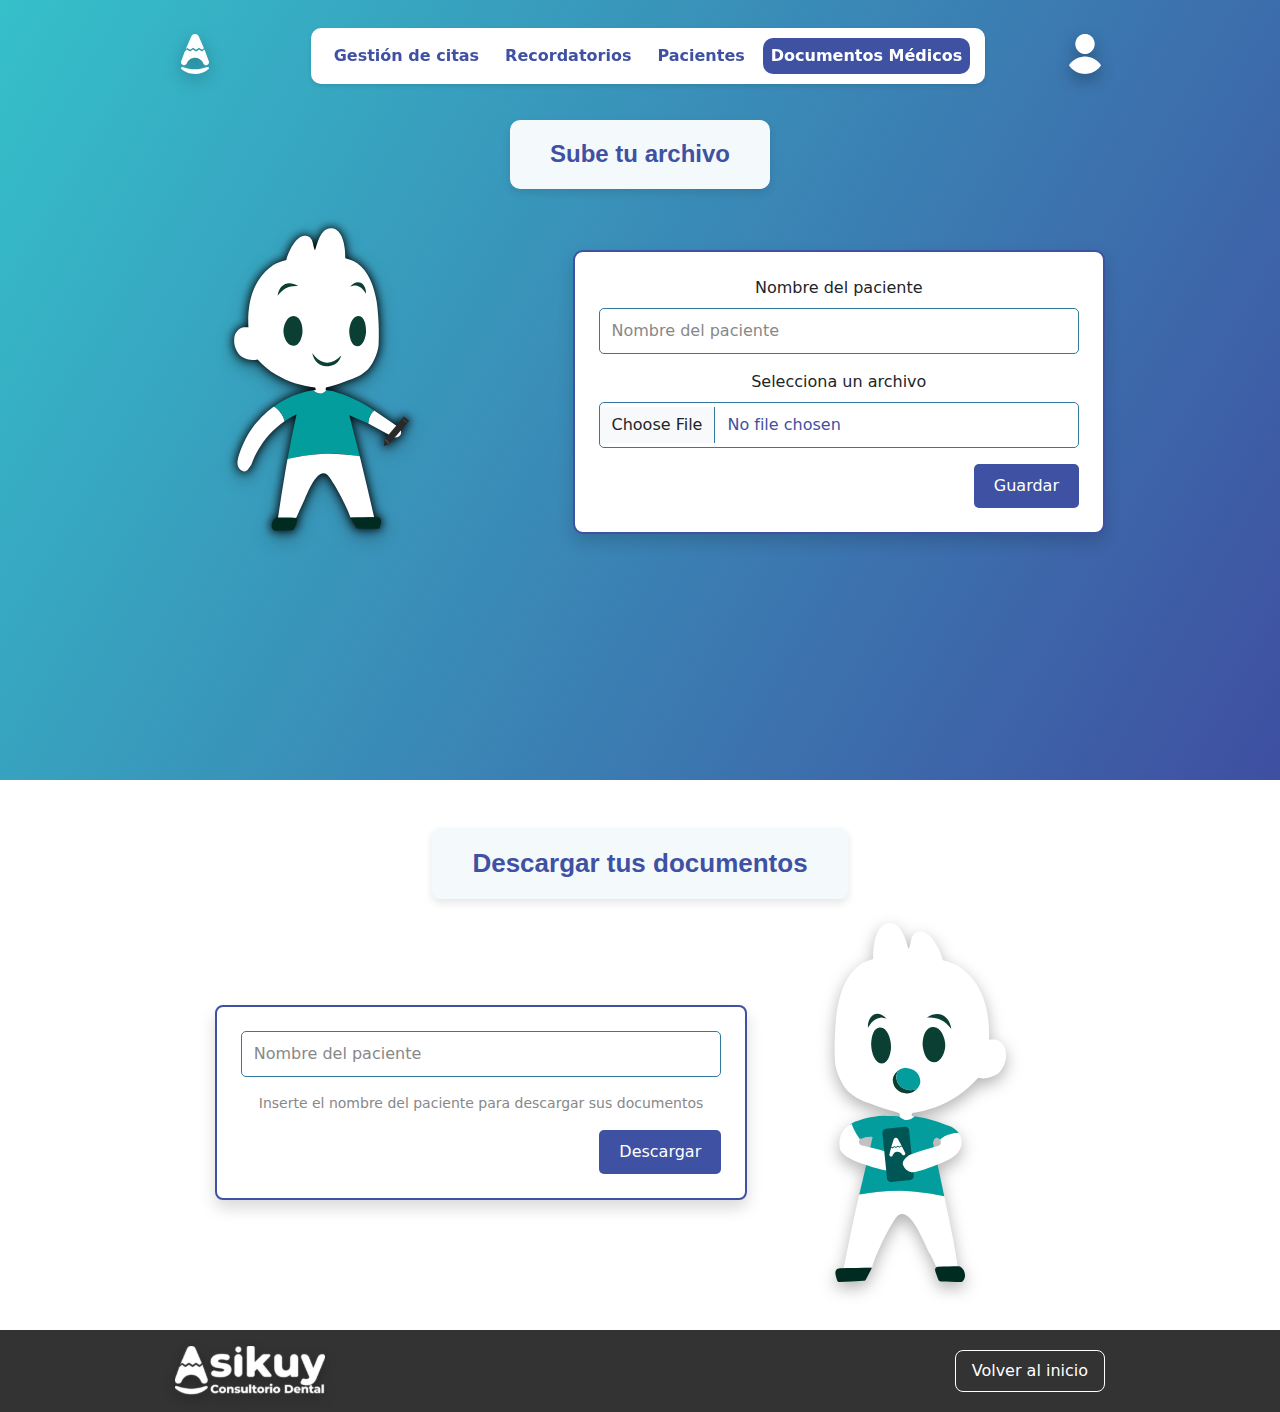
<file: 5. Quinta Seccion Documentos/documentos.html>
<!DOCTYPE html>
<html lang="es">
<head>
    <meta charset="UTF-8">
    <meta name="viewport" content="width=device-width, initial-scale=1.0">
    <title>Agenda una Nueva Cita</title>
    <link rel="icon" href="../Images/Asikuy Web.svg" type="image/svg+xml">
    <link href="https://cdn.jsdelivr.net/npm/bootstrap@5.0.2/dist/css/bootstrap.min.css" rel="stylesheet">
    <link rel="stylesheet" href="Stylesheets/Style.css">
</head>
<body>

    <!-- Header -->
<header class="fixed-top">
    <nav class="navbar navbar-expand-lg navbar-light bg-transparent px-4">
        <div class="container">
            <a class="navbar-brand" href="../2. Segunda Seccion Inicio/Inicio.html">
                <img src="Images/Asikuy responsive.svg" alt="Logo izquierdo" class="header-logo">
            </a>
            <button class="navbar-toggler" type="button" data-bs-toggle="collapse"
                    data-bs-target="#navbarNav" aria-controls="navbarNav" aria-expanded="false"
                    aria-label="Toggle navigation">
                <span class="navbar-toggler-icon"></span>
            </button>
            <div class="collapse navbar-collapse flex-grow-0" id="navbarNav">
                <ul class="navbar-nav">
                    <li class="nav-item">
                        <a class="nav-link" href="../3. Tercera Seccion Gestión de citas/Gestion de citas.html">Gestión de citas</a>
                    </li>
                    <li class="nav-item">
                        <a class="nav-link" href="../4. Cuarta Seccion Recordatorios/recordatorios.html">Recordatorios</a>
                    </li>
                    <li class="nav-item">
                        <a class="nav-link" href="../6. Sexta Seccion Pacientes/pacientes.html">Pacientes</a>
                    </li>
                    <li class="nav-item">
                        <a class="nav-link active" href="../5. Quinta Seccion Documentos/documentos.html">Documentos Médicos</a>
                    </li>
                    <li class="nav-item d-lg-none">
                        <a class="nav-link logout-link" href="../index.html">Cerrar sesión</a>
                    </li>
                </ul>
            </div>
            <div class="dropdown d-none d-lg-block">
                <a href="#" class="user-icon" id="userDropdown" role="button" data-bs-toggle="dropdown" aria-expanded="false">
                    <img src="Images/Login.svg" alt="Icono Usuario" class="header-user-icon">
                </a>
                <ul class="dropdown-menu dropdown-menu-end" aria-labelledby="userDropdown">
                    <li><a class="dropdown-item logout-link" href="../index.html">Cerrar sesión</a></li>
                </ul>
            </div>
        </div>
    </nav>
</header>


    <!-- Main Section: Sube tu archivo -->
<div class="main-container">
    <div class="container text-center">
        <div class="schedule-bubble mx-auto mb-4">
            <h2 class="schedule-title">Sube tu archivo</h2>
        </div>
        <div class="row justify-content-between align-items-center">
            <div class="col-lg-4 d-flex justify-content-center mb-4">
                <img src="Images/muñeco lapiz.svg" alt="Muñeco agendando cita" class="img-fluid character-image">
            </div>
            <div class="col-lg-7">
                <div class="schedule-card shadow p-4">
                    <form id="uploadForm" enctype="multipart/form-data">
                        <div class="mb-3">
                            <label for="patientName" class="form-label">Nombre del paciente</label>
                            <input type="text" class="form-control" id="patientName" placeholder="Nombre del paciente" required>
                        </div>
                        <div class="mb-3">
                            <label for="fileUpload" class="form-label">Selecciona un archivo</label>
                            <input class="form-control" type="file" id="fileUpload" accept=".pdf,.doc,.docx,.jpg,.png" required>
                        </div>
                        <div class="text-end">
                            <button type="submit" class="btn btn-submit">Guardar</button>
                        </div>
                    </form>
                </div>
            </div>
        </div>
    </div>
</div>


 <!-- Sección: "Descargar tus documentos" -->
<div class="section-cancel-appointment py-5">
    <div class="container text-center">
        <div class="cancel-bubble mx-auto mb-4">
            <h2 class="cancel-title">Descargar tus documentos</h2>
        </div>
        <div class="row align-items-center justify-content-center">
            <!-- Formulario a la izquierda -->
            <div class="col-12 col-lg-7">
                <div class="cancel-card shadow p-4">
                    <form id="downloadDocumentsForm" enctype="multipart/form-data">
                        <div class="mb-3">
                            <input type="text" class="form-control" placeholder="Nombre del paciente" required>
                        </div>
                        <div id="documentDetails" class="text-center mb-3">
                            <span class="placeholder-text">Inserte el nombre del paciente para descargar sus documentos</span>
                        </div>
                        <!-- Checkbox eliminado -->
                        <div class="text-end">
                            <button type="submit" class="btn btn-submit">Descargar</button>
                        </div>
                    </form>
                </div>
            </div>
            <!-- Imagen a la derecha -->
            <div class="col-12 col-lg-4 d-flex justify-content-center mb-4 mb-lg-0">
                <img src="Images/muñeco celular.svg" alt="Muñequito descargando documentos" class="img-fluid character-image-cancel">
            </div>
        </div>
    </div>
</div>


    <!-- Footer -->
<footer class="footer-section py-3">
    <div class="container d-flex justify-content-between align-items-center">
        <div class="footer-logo">
            <a href="../2. Segunda Seccion Inicio/Inicio.html">
                <img src="Images/Asikuy Ancho.svg" alt="Logo Asikuy" class="footer-image">
            </a>
        </div>
        <div>
            <button id="backToTopBtn" class="btn back-to-top-btn">Volver al inicio</button>
        </div>
    </div>
</footer>


    <!-- Scripts -->
    <script src="https://cdn.jsdelivr.net/npm/bootstrap@5.0.2/dist/js/bootstrap.bundle.min.js"></script>
    <script src="Scripts/script.js"></script>
</body>
</html>
</file>
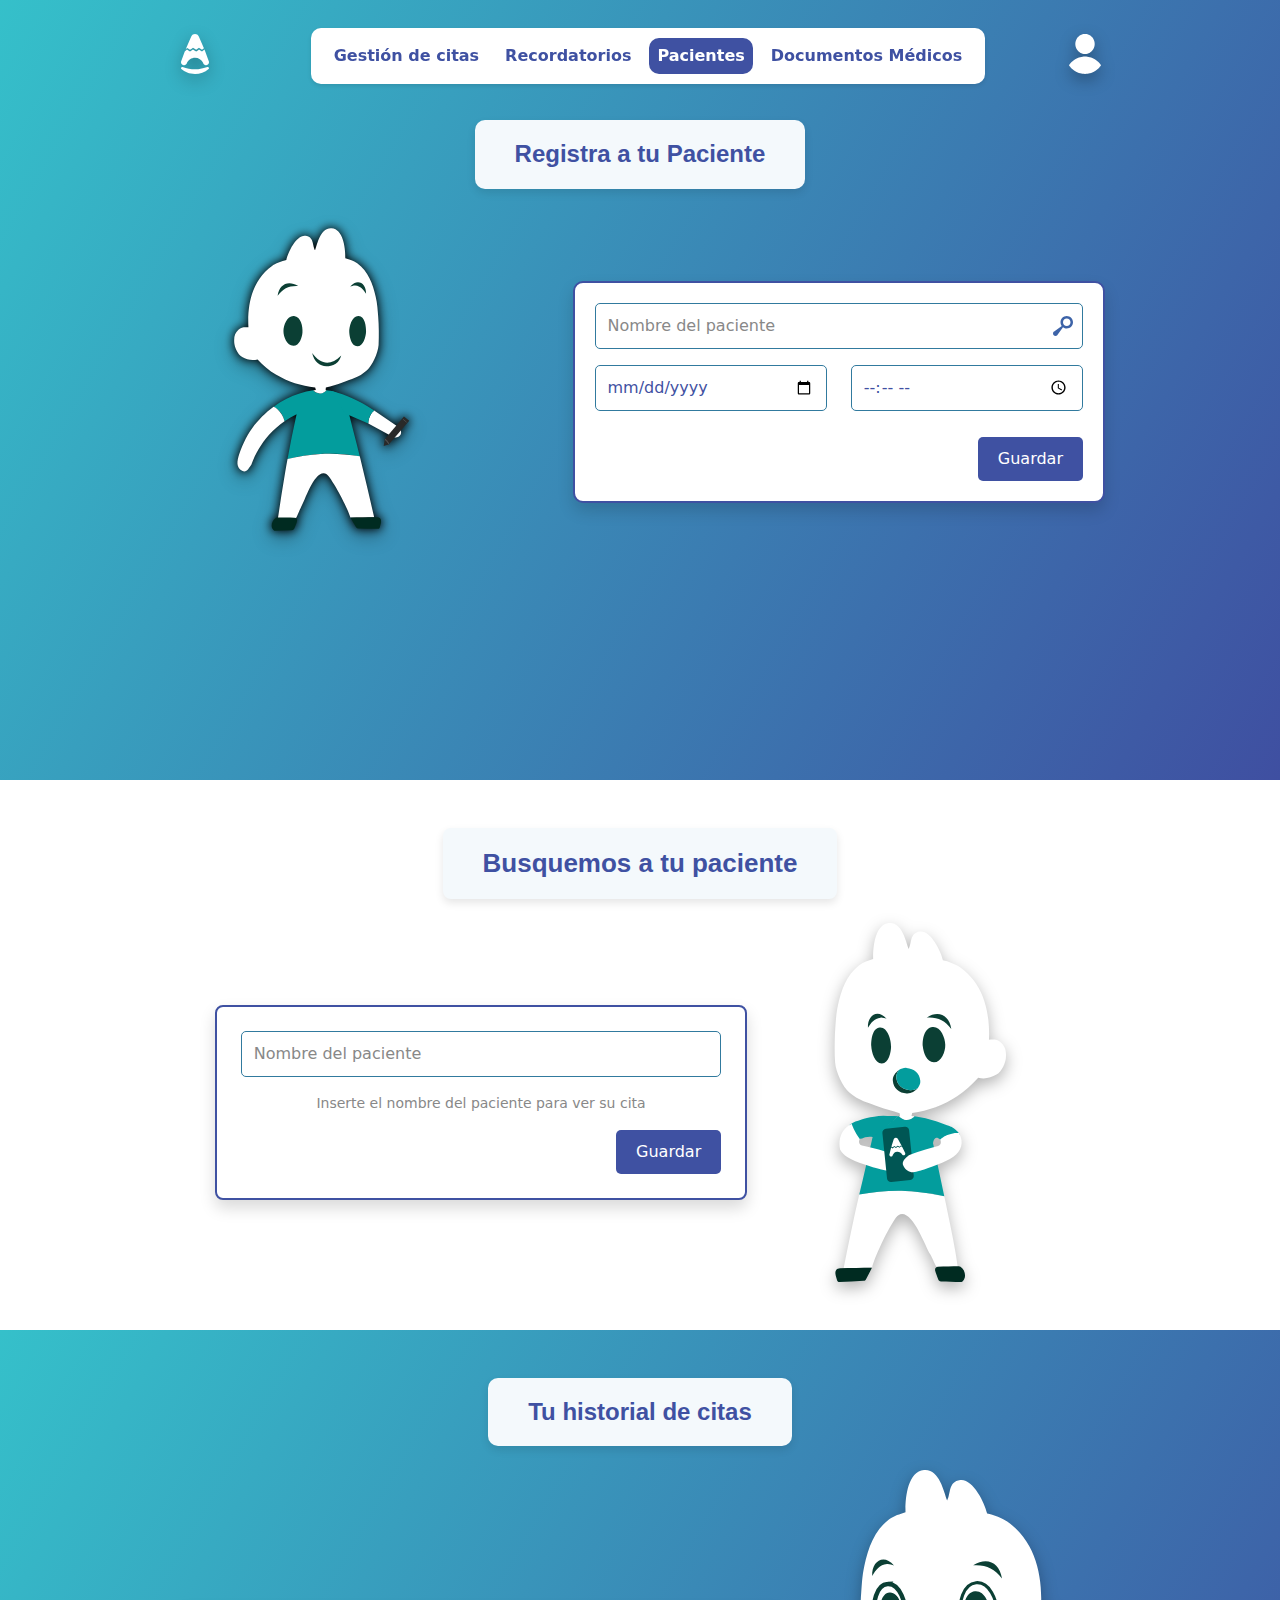
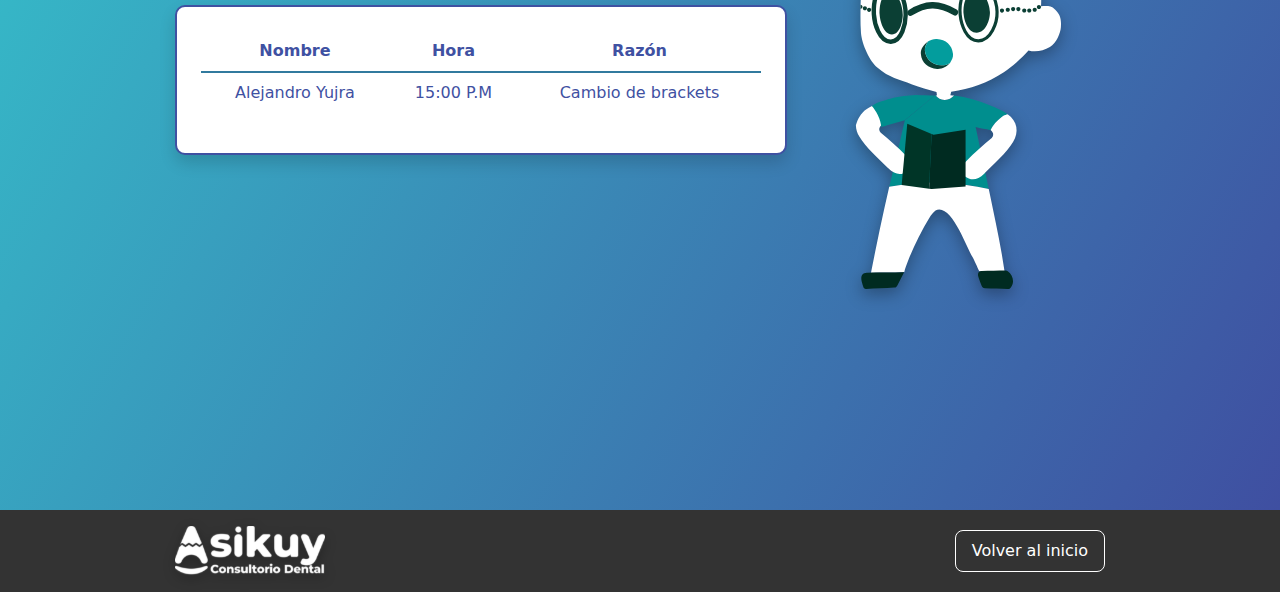
<file: 6. Sexta Seccion Pacientes/pacientes.html>
<!DOCTYPE html>
<html lang="es">
<head>
    <meta charset="UTF-8">
    <meta name="viewport" content="width=device-width, initial-scale=1.0">
    <title>Agenda una Nueva Cita</title>
    <link rel="icon" href="../Images/Asikuy Web.svg" type="image/svg+xml">
    <link href="https://cdn.jsdelivr.net/npm/bootstrap@5.0.2/dist/css/bootstrap.min.css" rel="stylesheet">
    <link rel="stylesheet" href="Stylesheets/Style.css">
</head>
<body>

    <!-- Header -->
<header class="fixed-top">
    <nav class="navbar navbar-expand-lg navbar-light bg-transparent px-4">
        <div class="container">
            <a class="navbar-brand" href="../2. Segunda Seccion Inicio/Inicio.html">
                <img src="Images/Asikuy responsive.svg" alt="Logo izquierdo" class="header-logo">
            </a>
            <button class="navbar-toggler" type="button" data-bs-toggle="collapse"
                    data-bs-target="#navbarNav" aria-controls="navbarNav" aria-expanded="false"
                    aria-label="Toggle navigation">
                <span class="navbar-toggler-icon"></span>
            </button>
            <div class="collapse navbar-collapse flex-grow-0" id="navbarNav">
                <ul class="navbar-nav">
                    <li class="nav-item">
                        <a class="nav-link" href="../3. Tercera Seccion Gestión de citas/Gestion de citas.html">Gestión de citas</a>
                    </li>
                    <li class="nav-item">
                        <a class="nav-link" href="../4. Cuarta Seccion Recordatorios/recordatorios.html">Recordatorios</a>
                    </li>
                    <li class="nav-item">
                        <a class="nav-link active" href="../6. Sexta Seccion Pacientes/pacientes.html">Pacientes</a>
                    </li>
                    <li class="nav-item">
                        <a class="nav-link" href="../5. Quinta Seccion Documentos/documentos.html">Documentos Médicos</a>
                    </li>
                    <li class="nav-item d-lg-none">
                        <a class="nav-link logout-link" href="../index.html">Cerrar sesión</a>
                    </li>
                </ul>
            </div>
            <div class="dropdown d-none d-lg-block">
                <a href="#" class="user-icon" id="userDropdown" role="button" data-bs-toggle="dropdown" aria-expanded="false">
                    <img src="Images/Login.svg" alt="Icono Usuario" class="header-user-icon">
                </a>
                <ul class="dropdown-menu dropdown-menu-end" aria-labelledby="userDropdown">
                    <li><a class="dropdown-item logout-link" href="../index.html">Cerrar sesión</a></li>
                </ul>
            </div>
        </div>
    </nav>
</header>


    <!-- Main Section: Agenda una paciente -->
    <div class="main-container">
        <div class="container text-center">
            <div class="schedule-bubble mx-auto mb-4">
                <h2 class="schedule-title">Registra a tu Paciente</h2>
            </div>
            <div class="row justify-content-between align-items-center">
                <div class="col-lg-4 d-flex justify-content-center mb-4">
                    <img src="Images/muñeco lapiz.svg" alt="Muñeco agendando cita" class="img-fluid character-image">
                </div>
                <div class="col-lg-7">
                    <div class="schedule-card shadow">
                        <form id="scheduleForm">
                            <div class="mb-3 position-relative">
                                <input type="text" class="form-control" placeholder="Nombre del paciente" required>
                                <img src="Images/Vector.svg" alt="Icono de lupa" class="search-icon">
                            </div>
                            <div class="row">
                                <div class="col mb-3">
                                    <input type="date" class="form-control" placeholder="Fecha" required>
                                </div>
                                <div class="col mb-3">
                                    <input type="time" class="form-control" placeholder="Hora" required>
                                </div>
                            </div>
                            <div class="text-end">
                                <button type="submit" class="btn btn-submit">Guardar</button>
                            </div>
                        </form>
                    </div>
                </div>
            </div>
        </div>
    </div>

 <!-- Sección: "Busquemos a tu paciente" -->
<div class="section-cancel-appointment py-5">
    <div class="container text-center">
        <div class="cancel-bubble mx-auto mb-4">
            <h2 class="cancel-title">Busquemos a tu paciente</h2>
        </div>
        <div class="row align-items-center justify-content-center">
            <!-- Formulario a la izquierda -->
            <div class="col-12 col-lg-7">
                <div class="cancel-card shadow p-4">
                    <form id="cancelAppointmentForm">
                        <div class="mb-3">
                            <input type="text" class="form-control" placeholder="Nombre del paciente" required>
                        </div>
                        <div id="appointmentDetails" class="text-center mb-3">
                            <span class="placeholder-text">Inserte el nombre del paciente para ver su cita</span>
                        </div>
                        <!-- Checkbox eliminado -->
                        <div class="text-end">
                            <button type="submit" class="btn btn-submit">Guardar</button>
                        </div>
                    </form>
                </div>
            </div>
            <!-- Imagen a la derecha -->
            <div class="col-12 col-lg-4 d-flex justify-content-center mb-4 mb-lg-0">
                <img src="Images/muñeco celular.svg" alt="Muñequito cancelando cita" class="img-fluid character-image-cancel">
            </div>
        </div>
    </div>
</div>


 <!-- Sección: "Tu historial de citas" -->
 <div class="main-container py-5"> <!-- Cambiado de 'section-reschedule' a 'main-container' para el fondo -->
    <div class="container text-center">
        <div class="schedule-bubble mx-auto mb-4">
            <h2 class="schedule-title">Tu historial de citas</h2>
        </div>
        <div class="row align-items-center justify-content-center">
            <div class="col-12 col-lg-8">
                <div class="schedule-card shadow p-4">
                    <table class="table table-borderless">
                        <thead>
                            <tr>
                                <th>Nombre</th>
                                <th>Hora</th>
                                <th>Razón</th>
                            </tr>
                        </thead>
                        <tbody>
                            <tr class="appointment-row">
                                <td>Alejandro Yujra</td>
                                <td>15:00 P.M</td>
                                <td>Cambio de brackets</td>
                            </tr>
                            <!-- Puedes agregar más filas de citas aquí -->
                        </tbody>
                    </table>
                </div>
            </div>
            <div class="col-12 col-lg-4 d-flex justify-content-center mb-4 mb-lg-0">
                <img src="Images/Personaje Con Lentes.svg" alt="Muñequito con libro" class="character-image d-none d-lg-block">
            </div>
        </div>
    </div>
</div>

    <!-- Footer -->
<footer class="footer-section py-3">
    <div class="container d-flex justify-content-between align-items-center">
        <div class="footer-logo">
            <a href="../2. Segunda Seccion Inicio/Inicio.html">
                <img src="Images/Asikuy Ancho.svg" alt="Logo Asikuy" class="footer-image">
            </a>
        </div>
        <div>
            <button id="backToTopBtn" class="btn back-to-top-btn">Volver al inicio</button>
        </div>
    </div>
</footer>


    <!-- Scripts -->
    <script src="https://cdn.jsdelivr.net/npm/bootstrap@5.0.2/dist/js/bootstrap.bundle.min.js"></script>
    <script src="Scripts/script.js"></script>
</body>
</html>
</file>
<file: Stylesheets/Style.css>
/* Estilos generales */
body, html {
    height: 100%;
    margin: 0;
    font-family: 'Montserrat', sans-serif;
    background: linear-gradient(120deg, #35C0CA, #3F4FA1);
    overflow-x: hidden; /* Evita scroll lateral innecesario */
}

/* Login Container */
.login-container {
    width: 80%; /* Ancho del 80% del viewport */
    height: 80vh; /* Altura del 80% del viewport */
    border-radius: 25px;
    overflow: hidden;
    display: flex;
    background-color: white;
    box-shadow: 0 10px 20px rgba(0, 0, 0, 0.15), 0 15px 25px rgba(0, 0, 0, 0.2); /* Sombra */
    position: relative;
}

/* Sombra inferior negra */
.login-container::after {
    content: '';
    position: absolute;
    bottom: -10px;
    left: 50%;
    transform: translateX(-50%);
    width: 90%;
    height: 10px;
    background: rgba(0, 0, 0, 0.15); /* Sombra más suave */
    border-radius: 50%;
    filter: blur(5px);
}

/* Sección izquierda */
.left-section {
    background: linear-gradient(120deg, #35C0CA, #3F4FA1);
    color: white;
    text-align: center;
    padding: 20px;
}

/* Título "Bienvenido de nuevo" */
.left-section h2 {
    font-family: 'Montserrat', sans-serif;
    font-weight: bold;
    font-size: 36px; /* Tamaño grande para pantallas mayores */
    line-height: 1.2; /* Separación entre líneas */
}

/* Imagen del personaje */
.left-section img {
    max-width: 220px; /* Ajustamos el tamaño de la imagen */
}

/* Sección derecha (formulario) */
.right-section {
    background-color: white;
    padding: 40px;
    text-align: center;
}

/* Logo */
.logo {
    max-width: 180px;
}

/* Título del formulario */
.form-title {
    font-size: 24px;
    color: #3F51A2;
    font-weight: bold;
    margin-bottom: 20px;
}

/* Inputs flotantes */
.form-floating .form-control {
    border: 2px solid #3F51A2;
    border-radius: 10px;
    padding: 20px 10px;
}

.form-floating label {
    color: #3F51A2;
    font-weight: bold;
    transition: all 0.3s ease;
}

/* Hover y focus para inputs */
.form-control:focus + label,
.form-control:not(:placeholder-shown) + label {
    transform: translate(-10px, -25px) scale(0.85);
    color: #3F51A2;
}

/* Estilo del botón */
.btn-primary {
    background-color: #3F51A2;
    border: none;
    padding: 15px;
    font-weight: bold;
    transition: all 0.3s ease;
}

.btn-primary:hover {
    background-color: #35C0CA;
}

/* Estilos responsivos */
@media (max-width: 768px) {
    .login-container {
        flex-direction: column;
        width: 95%; /* Aumentamos el ancho para móviles */
        height: auto; /* Cambiamos altura a auto para pantallas pequeñas */
        overflow-y: auto; /* Habilitamos el desplazamiento vertical si es necesario */
    }

    .left-section, .right-section {
        width: 100%;
    }

    .login-container::after {
        width: 95%;
    }

    .left-section h2 {
        font-size: 30px; /* Tamaño más pequeño en móviles */
        line-height: normal; /* Volvemos a la línea normal */
    }

    .left-section img {
        max-width: 180px; /* Ajustamos la imagen en móviles */
    }

    /* Ajustes en modo horizontal */
    @media (orientation: landscape) {
        .login-container {
            height: auto; /* Auto para permitir scroll */
            max-height: 100vh; /* No sobrepasar el viewport */
            overflow-y: auto; /* Scroll si es necesario */
        }
    }
}
</file>
<file: 2. Segunda Seccion Inicio/Stylesheets/Style.css>
/* ------------------------ */
/* Estilos del Header */
header {
    background-color: transparent;
    transition: all 0.3s ease;
    padding: 20px 0;
    border-radius: 10px;
}

header.scrolled {
    background-color: white;
    box-shadow: 0 4px 6px rgba(0, 0, 0, 0.1);
    padding: 10px 0;
    border-radius: 10px;
}

header.header-hidden {
    transform: translateY(-100%);
}

.navbar-nav .nav-link {
    font-weight: bold;
    color: #3F51A2;
    padding: 6px 12px;
    margin: 0 5px;
    border-radius: 10px;
    transition: background-color 0.3s ease, color 0.3s ease;
}

.navbar-nav .nav-link:hover {
    background-color: #E3E6F3;
    color: #3F51A2;
}

.navbar-nav .nav-link:active,
.navbar-nav .nav-link.active {
    background-color: #3F51A2;
    color: white !important;
}

/* Ajustes para las imágenes SVG */
.header-logo,
.header-user-icon {
    width: 40px;
    height: 40px;
    display: block;
    object-fit: contain;
    /* Aplicamos la sombra directamente al SVG */
    filter: drop-shadow(0 2px 4px rgba(0, 0, 0, 0.1));
}

/* Alineación vertical de los elementos del navbar */
.navbar .navbar-brand,
.dropdown .user-icon {
    display: flex;
    align-items: center;
}

/* Aseguramos que el logo y el icono de usuario estén a la misma altura */
.navbar-brand,
.user-icon {
    margin-top: -4px; /* Ajusta este valor según sea necesario */
}

.dropdown-menu {
    min-width: 150px;
    border-radius: 10px;
    padding: 10px;
    box-shadow: 0 2px 4px rgba(0, 0, 0, 0.1);
}

.dropdown-menu .dropdown-item {
    border-radius: 8px;
}

.dropdown-menu .dropdown-item:hover {
    background-color: red;
    color: white;
}

.dropdown-menu-end {
    right: 0 !important;
    left: auto !important;
}

.logout-link {
    padding: 10px 15px;
}

.logout-link:hover {
    background-color: red !important;
    color: white !important;
    border-radius: 8px;
}

header.scrolled {
    border-bottom: 1px solid #e0e0e0;
}

.navbar-collapse {
    background-color: white;
    padding: 10px;
    border-radius: 10px;
    box-shadow: 0 2px 4px rgba(0, 0, 0, 0.1);
}

.navbar-toggler {
    border-color: #3F51A2;
}

.navbar-toggler-icon {
    background-image: url("data:image/svg+xml;charset=utf8,%3Csvg viewBox='0 0 30 30' xmlns='http://www.w3.org/2000/svg'%3E%3Cpath stroke='rgba%2831, 49, 162, 0.7%29' stroke-width='2' stroke-linecap='round' stroke-miterlimit='10' d='M4 7h22M4 15h22M4 23h22'/%3E%3C/svg%3E");
}

/* ------------------------ */
/* Sección principal con fondo gradiente */
.main-container {
    background: linear-gradient(120deg, #35C0CA, #3F4FA1);
    padding-top: 120px; /* Espacio para el header */
    padding-bottom: 20px;
    padding-left: 15px;
    padding-right: 15px;
    min-height: calc(100vh - 120px); /* Altura mínima restando el header */
}

.custom-image {
    max-width: 80%;
    height: auto;
    margin-bottom: 20px;
    padding: 10px;
    /* Aplicamos la sombra directamente a la imagen */
    filter: drop-shadow(0 4px 6px rgba(0, 0, 0, 0.1));
}

.custom-card {
    width: 100%;
    background-color: white;
    border-radius: 20px;
    padding: 30px;
    position: relative;
    margin-left: 0;
    box-shadow: 0 4px 6px rgba(0, 0, 0, 0.1);
}

.custom-card:before {
    content: "";
    position: absolute;
    left: 10px;
    bottom: -20px;
    width: 0;
    height: 0;
    border-left: 30px solid white;
    border-right: 30px solid transparent;
    border-bottom: 30px solid transparent;
    transform: rotate(45deg);
}

.text-title {
    font-family: 'Montserrat', sans-serif;
    font-size: 30px;
    font-weight: bold;
    color: #3F51A2;
    text-align: center;
    margin-bottom: 20px;
}

.countdown-container {
    display: flex;
    justify-content: space-around;
    gap: 20px;
}

.countdown-item {
    flex: 1;
    border: 1px solid #3F51A2;
    border-radius: 18px;
    color: #3F51A2;
    padding: 15px;
}

.count-value {
    font-size: 40px;
    font-weight: bold;
    text-align: center;
}

.count-label {
    font-size: 18px;
    text-align: center;
}

/* Ajustes para que las secciones no sean tan anchas */
.container {
    max-width: 960px;
}

.row {
    margin-left: 0;
    margin-right: 0;
}

.col-lg-7, .col-lg-4 {
    padding-left: 15px;
    padding-right: 15px;
}

/* Responsivo */
@media (max-width: 992px) {
    /* Ocultar icono de usuario en dispositivos medianos y pequeños */
    .dropdown .user-icon {
        display: none;
    }
}

@media (max-width: 768px) {
    .text-title {
        font-size: 24px;
    }

    .count-value {
        font-size: 32px;
    }

    .count-label {
        font-size: 14px;
    }

    .custom-card {
        margin-left: 0;
    }
}

/* ------------------------ */
/* Estilo de la sección "¿Qué Hacemos Ahora?" */
.section-what-now {
    background-color: #f4f9fc;
}

/* Título de la sección */
.section-title {
    font-family: 'Montserrat', sans-serif;
    font-size: 36px;
    font-weight: bold;
    color: #3F51A2;
}

/* Estilo de los action-cards */
.action-card {
    background-color: #398FB8; /* Color de fondo de los action-cards */
    border-radius: 10px;
    transition: all 0.3s ease;
    color: white;
    cursor: pointer;
    height: 100%; /* Ajuste de altura para uniformidad */
    display: flex;
    align-items: center;
}

.action-card:hover {
    transform: translateY(-5px);
    background-color: #317A9E; /* Color al hacer hover, similar al "Iniciar sesión" */
}

/* Ícono y texto alineados */
.action-icon {
    max-width: 40px;
    height: auto;
}

.action-text {
    font-family: 'Montserrat', sans-serif;
    font-size: 18px;
    font-weight: 500;
    color: white;
    text-align: left;
}

/* Asegurar el mismo tamaño en pantallas grandes */
@media (min-width: 992px) {
    .action-card {
        min-height: 120px; /* Ajuste de altura para que sean del mismo tamaño */
    }
}

/* Responsivo */
@media (max-width: 768px) {
    .section-title {
        font-size: 28px;
    }
    .action-text {
        font-size: 16px;
    }
    .action-icon {
        max-width: 35px;
    }
}
/* ------------------------ */
/* Estilo de la sección "Tus citas de hoy" */
.section-appointments {
    background: linear-gradient(120deg, #35C0CA, #3F4FA1);
    min-height: 672px; /* 20% menos que el original de 840px */
    padding: 40px 0;
    display: flex;
    align-items: center;
}

/* Globo del título centrado */
.appointments-bubble {
    background-color: white;
    padding: 20px 40px; /* Mayor padding para el título */
    border-radius: 10px; /* Menos redondeo en los bordes */
    box-shadow: 0px 4px 8px rgba(0, 0, 0, 0.1);
    display: inline-block;
}

.appointments-title {
    font-family: 'Montserrat', sans-serif;
    font-size: 24px;
    font-weight: bold; /* Negrita para ambos modos */
    color: #3F51A2; /* Color del título */
    margin: 0;
}

/* Imagen del muñequito */
.character-image {
    max-width: 70%;
    height: auto;
}

/* Card de citas */
.appointments-card {
    background-color: white;
    border-radius: 10px;
    max-height: 560px;
    overflow-y: auto;
}

/* Tabla de citas */
.appointments-table {
    overflow-y: auto;
    max-height: 400px;
}

.table th {
    color: #3F51A2; /* Color del texto en el encabezado */
    font-size: 16px;
    font-weight: bold; /* Negrita en el encabezado */
    padding: 10px;
    text-align: center;
    border-bottom: 2px solid #317A9E; /* Color de la línea del encabezado */
}

.table td {
    color: #3F51A2; /* Color del texto en las filas */
    font-size: 16px;
    padding: 10px;
    text-align: center;
}

.table tbody tr:not(:last-child) {
    border-bottom: 1px solid #317A9E; /* Línea divisoria entre filas */
}

/* Responsivo */
@media (max-width: 768px) {
    .section-appointments {
        min-height: auto;
    }
    .character-image {
        display: none;
    }
    .appointments-bubble {
        display: block;
        margin-bottom: 20px;
    }
    .appointments-title {
        font-size: 20px;
        font-weight: bold; /* Negrita en el modo responsivo también */
    }
}

/* ------------------------ */
/* Estilo de la sección "Agenda una nueva cita" */
.section-schedule {
    background-color: white;
    padding: 40px 0;
    display: flex;
    align-items: center;
}

/* Globo del título centrado */
.schedule-bubble {
    background-color: #f4f9fc;
    padding: 20px 40px;
    border-radius: 10px;
    box-shadow: 0px 4px 8px rgba(0, 0, 0, 0.1);
    display: inline-block;
}

.schedule-title {
    font-family: 'Montserrat', sans-serif;
    font-size: 24px;
    font-weight: bold;
    color: #3F51A2;
    margin: 0;
}

/* Imagen del muñequito */
.character-image {
    max-width: 70%;
    height: auto;
}

/* Card del formulario de citas */
.schedule-card {
    background-color: white;
    border: 2px solid #3F51A2;
    border-radius: 10px;
    padding: 20px;
}

/* Estilo de los inputs */
.form-control {
    border: 1px solid #317A9E;
    border-radius: 5px;
    font-size: 16px;
    color: #3F51A2;
}

.form-control::placeholder {
    color: #888;
}

/* Icono de lupa */
.search-icon {
    position: absolute;
    top: 50%;
    right: 10px;
    transform: translateY(-50%);
    max-width: 20px;
    pointer-events: none;
}

/* Botón de guardar alineado a la derecha */
.btn-submit {
    background-color: #3F51A2;
    color: white;
    border: none;
    font-size: 16px;
    padding: 10px 20px;
    border-radius: 5px;
    cursor: pointer;
    display: inline-block;
}

.btn-submit:hover {
    background-color: #2e3e82;
    color: white; /* Mantene



/* ------------------------ */
/* Estilo de la sección "Envía un mensaje rápido" */
.section-quick-message {
    background: linear-gradient(120deg, #35C0CA, #3F4FA1);
    padding: 40px 0;
    display: flex;
    align-items: center;
}

/* Globo del título centrado */
.message-bubble {
    background-color: white;
    padding: 20px 40px;
    border-radius: 10px;
    box-shadow: 0px 4px 8px rgba(0, 0, 0, 0.1);
    display: inline-block;
}

.message-title {
    font-family: 'Montserrat', sans-serif;
    font-size: 24px;
    font-weight: bold;
    color: #3F51A2;
    margin: 0;
}

/* Imagen del muñequito */
.character-image {
    max-width: 70%;
    height: auto;
}

/* Card del formulario de mensaje */
.message-card {
    background-color: rgba(255, 255, 255, 0.8);
    border-radius: 10px;
    padding: 20px;
}

/* Estilo de los inputs y textarea */
.form-control {
    border: 1px solid #317A9E;
    border-radius: 5px;
    font-size: 16px;
    color: #3F51A2;
}

.form-control::placeholder {
    color: #888;
}

/* Icono de lupa */
.search-icon {
    position: absolute;
    top: 50%;
    right: 10px;
    transform: translateY(-50%);
    max-width: 20px;
    pointer-events: none;
}

/* Botón de enviar */
.btn-submit {
    background-color: #3F51A2;
    color: white;
    border: none;
    font-size: 16px;
    padding: 10px 20px;
    border-radius: 5px;
    cursor: pointer;
    text-align: right;
    float: right;
}

.btn-submit:hover {
    background-color: #2e3e82;
    color: white; /* Mantener el texto en blanco al hacer hover */
}

/* Responsivo */
@media (max-width: 768px) {
    .section-quick-message {
        min-height: auto;
    }
    .character-image {
        display: none;
    }
    .message-bubble {
        display: block;
        margin-bottom: 20px;
    }
    .message-title {
        font-size: 20px;
    }
}
}

/* ------------------------ */
/* Estilo de la sección "Envía un mensaje rápido" */
.section-quick-message {
    background: linear-gradient(120deg, #35C0CA, #3F4FA1);
    padding: 40px 0;
    display: flex;
    align-items: center;
}

/* Globo del título centrado */
.message-bubble {
    background-color: white;
    padding: 20px 40px;
    border-radius: 8px; /* Menos redondeo para igualar el prototipo */
    box-shadow: 0px 4px 8px rgba(0, 0, 0, 0.1);
    display: inline-block;
}

.message-title {
    font-family: 'Montserrat', sans-serif;
    font-size: 26px; /* Tamaño de fuente ajustado */
    font-weight: bold;
    color: #3F51A2;
    margin: 0;
}

/* Imagen del muñequito */
.character-image {
    max-width: 60%;
    height: auto;
}

/* Card del formulario de mensaje */
.message-card {
    background-color: rgba(255, 255, 255, 0.8);
    border-radius: 8px;
    padding: 20px;
    border: 2px solid #3F51A2;
}

/* Estilo de los inputs y textarea */
.form-control {
    border: 1px solid #317A9E;
    border-radius: 5px;
    font-size: 16px;
    color: #3F51A2;
    padding: 10px 12px;
    margin-bottom: 10px;
}

.form-control::placeholder {
    color: #888;
}

/* Icono de lupa */
.search-icon {
    position: absolute;
    top: 50%;
    right: 10px;
    transform: translateY(-50%);
    max-width: 20px;
    pointer-events: none;
}

/* Botón de enviar alineado a la derecha */
.text-end {
    display: flex;
    justify-content: flex-end;
}

.btn-submit {
    background-color: #3F51A2;
    color: white;
    border: none;
    font-size: 16px;
    padding: 10px 20px;
    border-radius: 5px;
    cursor: pointer;
}

.btn-submit:hover {
    background-color: #2e3e82;
    color: white; /* Mantener el texto en blanco al hacer hover */
}

/* Ajustes responsivos */
@media (max-width: 768px) {
    .section-quick-message {
        min-height: auto;
    }
    .character-image {
        display: none;
    }
    .message-bubble {
        display: block;
        margin-bottom: 20px;
    }
    .message-title {
        font-size: 22px;
    }
}

/* ------------------------ */
/* Estilo de la sección "Cancelar una cita" */
.section-cancel-appointment {
    background-color: white;
    padding: 40px 0;
    display: flex;
    align-items: center;
}

/* Globo del título centrado */
.cancel-bubble {
    background-color: #f4f9fc;
    padding: 20px 40px;
    border-radius: 8px;
    box-shadow: 0px 4px 8px rgba(0, 0, 0, 0.1);
    display: inline-block;
}

.cancel-title {
    font-family: 'Montserrat', sans-serif;
    font-size: 26px;
    font-weight: bold;
    color: #3F51A2;
    margin: 0;
}

/* Imagen del muñequito */
.character-image {
    max-width: 60%;
    height: auto;
}

/* Card del formulario de cancelación */
.cancel-card {
    background-color: white;
    border: 2px solid #3F51A2;
    border-radius: 8px;
    padding: 20px;
}

/* Estilo de los inputs */
.form-control {
    border: 1px solid #317A9E;
    border-radius: 5px;
    font-size: 16px;
    color: #3F51A2;
    padding: 10px 12px;
    margin-bottom: 10px;
}

.form-control::placeholder {
    color: #888;
}

/* Mensaje de texto predeterminado centrado */
.placeholder-text {
    font-size: 14px;
    color: #888;
    display: block;
    text-align: center;
}

/* Checkbox de confirmación con icono */
.form-check-input {
    width: 18px;
    height: 18px;
    border-radius: 3px;
    border: 1px solid #317A9E;
}

.form-check-input:checked ~ #checkIcon {
    display: inline; /* Mostrar el icono al marcar el checkbox */
    color: #3F51A2;
}

#checkIcon {
    font-size: 18px;
    color: #3F51A2;
}

/* Botón de guardar alineado a la derecha */
.text-end {
    display: flex;
    justify-content: flex-end;
}

.btn-submit {
    background-color: #3F51A2;
    color: white;
    border: none;
    font-size: 16px;
    padding: 10px 20px;
    border-radius: 5px;
    cursor: pointer;
}

.btn-submit:hover {
    background-color: #2e3e82;
    color: white; /* Mantener el texto en blanco al hacer hover */
}

/* Ajustes responsivos */
@media (max-width: 768px) {
    .section-cancel-appointment {
        min-height: auto;
    }
    .character-image {
        max-width: 50%;
    }
    .cancel-bubble {
        display: block;
        margin-bottom: 20px;
    }
    .cancel-title {
        font-size: 22px;
    }
}

/* ------------------------ */
/* Estilo del footer */
.footer-section {
    background-color: #333;
    color: white;
    display: flex;
    justify-content: center;
    align-items: center;
}

.footer-logo .footer-image {
    max-width: 150px; /* Tamaño de la imagen en el footer */
    height: auto;
}

/* Estilo del botón "Volver al inicio" */
.back-to-top-btn {
    background-color: transparent;
    border: 1px solid white;
    color: white;
    border-radius: 8px;
    padding: 8px 16px;
    font-size: 16px;
    cursor: pointer;
    transition: background-color 0.3s, color 0.3s;
}

.back-to-top-btn:hover {
    background-color: white;
    color: #333;
}

/* Responsivo para footer */
@media (max-width: 768px) {
    .footer-section {
        flex-direction: column;
        text-align: center;
    }
    .footer-logo {
        margin-bottom: 10px;
    }
}
.header-logo, .header-user-icon {
    transition: fill 0.3s ease;
}

/* Color azul para el logo cuando se hace scroll */
.logo-blue {
    fill: #3F51A2; /* Cambia al color azul */
}
</file>
<file: 3. Tercera Seccion Gestión de citas/Stylesheets/Style.css>
/* ------------------------ */
/* Variables CSS para facilitar el mantenimiento */
:root {
    --color-primario: #3F51A2;
    --color-secundario: #35C0CA;
    --color-hover: #2e3e82;
    --color-fondo-seccion: #f4f9fc;
    --color-blanco: #ffffff;
    --color-gris: #888;
    --color-footer: #333;
}

/* ------------------------ */
/* Estilos del Header */
header {
    background-color: transparent;
    transition: all 0.3s ease;
    padding: 20px 0;
    border-radius: 10px;
}

header.scrolled {
    background-color: white;
    box-shadow: 0 4px 6px rgba(0, 0, 0, 0.1);
    padding: 10px 0;
    border-radius: 10px;
    border-bottom: 1px solid #e0e0e0;
}

header.header-hidden {
    transform: translateY(-100%);
}

.navbar-nav .nav-link {
    font-weight: bold;
    color: var(--color-primario);
    padding: 6px 12px;
    margin: 0 5px;
    border-radius: 10px;
    transition: background-color 0.3s ease, color 0.3s ease;
}

.navbar-nav .nav-link:hover {
    background-color: #E3E6F3;
    color: var(--color-primario);
}

.navbar-nav .nav-link:active,
.navbar-nav .nav-link.active {
    background-color: var(--color-primario);
    color: var(--color-blanco) !important;
}

/* Ajustes para las imágenes SVG */
.header-logo,
.header-user-icon {
    width: 40px;
    height: 40px;
    display: block;
    object-fit: contain;
    filter: drop-shadow(0 6px 8px rgba(0, 0, 0, 0.3)); /* Sombra más fuerte */
    transition: fill 0.3s ease;
}

.header-logo.logo-blue,
.header-user-icon.logo-blue {
    fill: var(--color-primario);
}

/* Alineación vertical de los elementos del navbar */
.navbar .navbar-brand,
.dropdown .user-icon {
    display: flex;
    align-items: center;
}

/* Aseguramos que el logo y el icono de usuario estén a la misma altura */
.navbar-brand,
.user-icon {
    margin-top: -4px; /* Ajusta este valor según sea necesario */
}

.dropdown-menu {
    min-width: 150px;
    border-radius: 10px;
    padding: 10px;
    box-shadow: 0 2px 4px rgba(0, 0, 0, 0.1);
}

.dropdown-menu .dropdown-item {
    border-radius: 8px;
}

.dropdown-menu .dropdown-item:hover {
    background-color: red;
    color: var(--color-blanco);
}

.dropdown-menu-end {
    right: 0 !important;
    left: auto !important;
}

.logout-link {
    padding: 10px 15px;
}

.logout-link:hover {
    background-color: red !important;
    color: var(--color-blanco) !important;
    border-radius: 8px;
}

/* Navbar collapse styling */
.navbar-collapse {
    background-color: var(--color-blanco);
    padding: 10px;
    border-radius: 10px;
    box-shadow: 0 2px 4px rgba(0, 0, 0, 0.1);
}

.navbar-toggler {
    border-color: var(--color-primario);
}

.navbar-toggler-icon {
    background-image: url("data:image/svg+xml;charset=utf8,%3Csvg viewBox='0 0 30 30' xmlns='http://www.w3.org/2000/svg'%3E%3Cpath stroke='rgba%2831, 49, 162, 0.7%29' stroke-width='2' stroke-linecap='round' stroke-miterlimit='10' d='M4 7h22M4 15h22M4 23h22'/%3E%3C/svg%3E");
}

/* ------------------------ */
/* Estilo de la sección "Agenda una nueva cita" */
.main-container {
    background: linear-gradient(120deg, var(--color-secundario), #3F4FA1);
    padding-top: 120px; /* Espacio para el header */
    padding-bottom: 20px;
    padding-left: 15px;
    padding-right: 15px;
    min-height: calc(100vh - 120px); /* Altura mínima restando el header */
}

.container {
    max-width: 960px;
    padding-left: 15px;
    padding-right: 15px;
}

.schedule-bubble {
    background-color: var(--color-fondo-seccion);
    padding: 20px 40px;
    border-radius: 10px;
    box-shadow: 0px 4px 8px rgba(0, 0, 0, 0.1);
    display: inline-block;
}

.schedule-title {
    font-family: 'Montserrat', sans-serif;
    font-size: 24px;
    font-weight: bold;
    color: var(--color-primario);
    margin: 0;
    /* Eliminada la sombra de texto */
}

.character-image {
    max-width: 70%;
    height: auto;
    filter: drop-shadow(0 6px 8px rgba(0, 0, 0, 0.3)); /* Sombra más pronunciada */
}

.schedule-card {
    background-color: var(--color-blanco);
    border: 2px solid var(--color-primario);
    border-radius: 10px;
    padding: 20px;
    box-shadow: 0 4px 6px rgba(0, 0, 0, 0.1);
    width: 100%; /* Asegura que ocupe todo el ancho de la columna */
}

/* Estilo de los inputs */
.form-control {
    border: 1px solid #317A9E;
    border-radius: 5px;
    font-size: 16px;
    color: var(--color-primario);
    padding: 10px 12px;
    margin-bottom: 10px;
}

.form-control::placeholder {
    color: var(--color-gris);
}

/* Icono de lupa */
.search-icon {
    position: absolute;
    top: 50%;
    right: 10px;
    transform: translateY(-50%);
    max-width: 20px;
    pointer-events: none;
}

/* Botón de guardar alineado a la derecha */
.text-end {
    display: flex;
    justify-content: flex-end;
}

.btn-submit {
    background-color: var(--color-primario);
    color: var(--color-blanco);
    border: none;
    font-size: 16px;
    padding: 10px 20px;
    border-radius: 5px;
    cursor: pointer;
    transition: background-color 0.3s, color 0.3s;
}

.btn-submit:hover {
    background-color: var(--color-hover);
    color: var(--color-blanco);
}

/* ------------------------ */
/* Estilo de la sección "Tus citas de hoy" */
.section-appointments {
    background-color: white; /* Fondo blanco */
    min-height: 672px; /* Mantener la altura mínima */
    padding: 60px 20px; /* Consistencia en padding */
    display: flex;
    align-items: center;
}

.appointments-bubble {
    background-color: var(--color-blanco);
    padding: 20px 40px;
    border-radius: 10px;
    box-shadow: 0px 6px 12px rgba(0, 0, 0, 0.3); /* Sombra más fuerte */
    display: inline-block;
}

.appointments-title {
    font-family: 'Montserrat', sans-serif;
    font-size: 24px;
    font-weight: bold;
    color: var(--color-primario);
    margin: 0;
    /* Eliminada la sombra de texto */
}

.section-appointments .character-image {
    max-width: 70%;
    height: auto;
    filter: drop-shadow(0 8px 12px rgba(0, 0, 0, 0.4)); /* Sombra más pronunciada y fuerte */
}

.appointments-card {
    background-color: var(--color-blanco);
    border-radius: 10px;
    max-height: 560px;
    overflow-y: auto;
    box-shadow: 0px 6px 12px rgba(0, 0, 0, 0.3); /* Sombra más fuerte */
    width: 100%; /* Asegura que ocupe todo el ancho de la columna */
}

.table th,
.table td {
    color: var(--color-primario);
    font-size: 16px;
    text-align: center;
}

.table th {
    font-weight: bold;
    border-bottom: 2px solid #317A9E;
}

.table tbody tr:not(:last-child) {
    border-bottom: 1px solid #317A9E;
}

/* Responsivo */
@media (max-width: 768px) {
    .section-appointments {
        min-height: auto;
    }
    .section-appointments .character-image {
        display: none;
    }
    .appointments-bubble {
        display: block;
        margin-bottom: 20px;
        box-shadow: 0px 6px 12px rgba(0, 0, 0, 0.3); /* Sombra más fuerte en móvil */
    }
    .appointments-title {
        font-size: 20px;
        font-weight: bold;
    }
}

/* ------------------------ */
/* Estilo de la sección "Reprograma una cita" */
.section-reschedule {
    background: linear-gradient(120deg, var(--color-secundario), #3F4FA1); /* Fondo con degradado */
    padding: 60px 20px; /* Ajusta los paddings para respetar los márgenes */
    margin: 0 auto; /* Centra la sección si es necesario */
    display: flex;
    align-items: center;
}

.reschedule-bubble {
    background-color: var(--color-blanco);
    padding: 20px 40px;
    border-radius: 10px;
    box-shadow: 0px 6px 12px rgba(0, 0, 0, 0.3); /* Sombra más fuerte */
    display: inline-block;
}

.reschedule-title {
    font-family: 'Montserrat', sans-serif;
    font-size: 24px;
    font-weight: bold;
    color: var(--color-primario);
    margin: 0;
    background-color: var(--color-blanco); /* Fondo blanco para el título */
    padding: 10px 20px;
    border-radius: 10px;
}

.character-image-reschedule {
    max-width: 70%;
    height: auto;
    filter: drop-shadow(0 8px 12px rgba(0, 0, 0, 0.4)); /* Sombra más pronunciada y fuerte */
    transform: scaleX(-1); /* Voltea la imagen horizontalmente */
}

.reschedule-card {
    background-color: var(--color-blanco);
    border: 2px solid var(--color-primario);
    border-radius: 10px;
    padding: 20px;
    box-shadow: 0 4px 6px rgba(0, 0, 0, 0.1); /* Sombra igual a .schedule-card */
    width: 100%; /* Ocupa todo el ancho de la columna */
}

.reschedule-card .form-control {
    margin-bottom: 15px;
}

.reschedule-card .row > .col {
    padding-right: 5px;
    padding-left: 5px;
}

.reschedule-card .row > .col:not(:last-child) {
    margin-bottom: 15px;
}

/* Responsivo para la sección "Reprograma una cita" */
@media (max-width: 768px) {
    .section-reschedule {
        padding: 40px 10px;
    }
    .reschedule-bubble {
        box-shadow: 0px 6px 12px rgba(0, 0, 0, 0.3); /* Sombra más fuerte en móvil */
    }
    .reschedule-title {
        font-size: 20px;
    }
    .character-image-reschedule {
        display: none;
    }
}

/* ------------------------ */
/* Estilo de la sección "Cancelar una cita" */
.section-cancel-appointment {
    background-color: white;
    padding: 60px 20px; /* Aumentado para más espaciado */
    display: flex;
    align-items: center;
}

.cancel-bubble {
    background-color: #f4f9fc;
    padding: 20px 40px;
    border-radius: 8px;
    box-shadow: 0px 4px 8px rgba(0, 0, 0, 0.1);
    display: inline-block;
}

.cancel-title {
    font-family: 'Montserrat', sans-serif;
    font-size: 26px;
    font-weight: bold;
    color: var(--color-primario);
    margin: 0;
}

.character-image-cancel {
    max-width: 60%;
    height: auto;
    filter: drop-shadow(0 6px 8px rgba(0, 0, 0, 0.3)); /* Sombra más pronunciada */
}

.cancel-card {
    background-color: white;
    border: 2px solid var(--color-primario);
    border-radius: 8px;
    padding: 20px;
    box-shadow: 0 4px 6px rgba(0, 0, 0, 0.1); /* Sombra igual a otras tarjetas */
    width: 100%; /* Asegura que ocupe todo el ancho de la columna */
}

/* Estilo de los inputs */
.cancel-card .form-control {
    border: 1px solid #317A9E;
    border-radius: 5px;
    font-size: 16px;
    color: var(--color-primario);
    padding: 10px 12px;
    margin-bottom: 10px;
}

.cancel-card .form-control::placeholder {
    color: var(--color-gris);
}

/* Mensaje de texto predeterminado centrado */
.placeholder-text {
    font-size: 14px;
    color: #888;
    display: block;
    text-align: center;
}

/* Checkbox de confirmación con icono */
.form-check-input {
    width: 18px;
    height: 18px;
    border-radius: 3px;
    border: 1px solid #317A9E;
}

.form-check-input:checked ~ #checkIcon {
    display: inline; /* Mostrar el icono al marcar el checkbox */
    color: var(--color-primario);
}

#checkIcon {
    font-size: 18px;
    color: var(--color-primario);
}

/* Botón de guardar alineado a la derecha */
.text-end {
    display: flex;
    justify-content: flex-end;
}

.btn-submit {
    background-color: var(--color-primario);
    color: var(--color-blanco);
    border: none;
    font-size: 16px;
    padding: 10px 20px;
    border-radius: 5px;
    cursor: pointer;
    transition: background-color 0.3s, color 0.3s;
}

.btn-submit:hover {
    background-color: var(--color-hover);
    color: var(--color-blanco);
}

/* ------------------------ */
/* Estilo del Footer */
.footer-section {
    background-color: var(--color-footer);
    color: var(--color-blanco);
    display: flex;
    justify-content: center;
    align-items: center;
}

.footer-logo .footer-image {
    max-width: 150px;
    height: auto;
    filter: drop-shadow(0 4px 6px rgba(0, 0, 0, 0.3)); /* Sombra más fuerte */
}

.back-to-top-btn {
    background-color: transparent;
    border: 1px solid var(--color-blanco);
    color: var(--color-blanco);
    border-radius: 8px;
    padding: 8px 16px;
    font-size: 16px;
    cursor: pointer;
    transition: background-color 0.3s, color 0.3s;
}

.back-to-top-btn:hover {
    background-color: var(--color-blanco);
    color: var(--color-footer);
}

/* Responsivo para footer */
@media (max-width: 768px) {
    .footer-section {
        flex-direction: column;
        text-align: center;
    }
    .footer-logo {
        margin-bottom: 10px;
    }
}

/* ------------------------ */
/* Otros estilos comunes */
.logo-blue {
    fill: var(--color-primario);
}

/* ------------------------ */
/* Responsividad adicional para ocultar la imagen en "Cancelar una cita" */
@media (max-width: 768px) {
    .character-image-cancel {
        display: none;
    }
}
</file>
<file: 4. Cuarta Seccion Recordatorios/Stylesheets/Style.css>
/* ------------------------ */
/* Variables CSS para facilitar el mantenimiento */
:root {
    --color-primario: #3F51A2;
    --color-secundario: #35C0CA;
    --color-hover: #2e3e82;
    --color-fondo-seccion: #f4f9fc;
    --color-blanco: #ffffff;
    --color-gris: #888;
    --color-footer: #333;
}

/* ------------------------ */
/* Estilos del Header */
header {
    background-color: transparent;
    transition: all 0.3s ease;
    padding: 20px 0;
    border-radius: 10px;
}

header.scrolled {
    background-color: white;
    box-shadow: 0 4px 6px rgba(0, 0, 0, 0.1);
    padding: 10px 0;
    border-radius: 10px;
    border-bottom: 1px solid #e0e0e0;
}

header.header-hidden {
    transform: translateY(-100%);
}

.navbar-nav .nav-link {
    font-weight: bold;
    color: var(--color-primario);
    padding: 6px 12px;
    margin: 0 5px;
    border-radius: 10px;
    transition: background-color 0.3s ease, color 0.3s ease;
}

.navbar-nav .nav-link:hover {
    background-color: #E3E6F3;
    color: var(--color-primario);
}

.navbar-nav .nav-link:active,
.navbar-nav .nav-link.active {
    background-color: var(--color-primario);
    color: var(--color-blanco) !important;
}

/* Ajustes para las imágenes SVG */
.header-logo,
.header-user-icon {
    width: 40px;
    height: 40px;
    display: block;
    object-fit: contain;
    filter: drop-shadow(0 6px 8px rgba(0, 0, 0, 0.3)); /* Sombra más fuerte */
    transition: fill 0.3s ease;
}

.header-logo.logo-blue,
.header-user-icon.logo-blue {
    fill: var(--color-primario);
}

/* Alineación vertical de los elementos del navbar */
.navbar .navbar-brand,
.dropdown .user-icon {
    display: flex;
    align-items: center;
}

/* Aseguramos que el logo y el icono de usuario estén a la misma altura */
.navbar-brand,
.user-icon {
    margin-top: -4px; /* Ajusta este valor según sea necesario */
}

.dropdown-menu {
    min-width: 150px;
    border-radius: 10px;
    padding: 10px;
    box-shadow: 0 2px 4px rgba(0, 0, 0, 0.1);
}

.dropdown-menu .dropdown-item {
    border-radius: 8px;
}

.dropdown-menu .dropdown-item:hover {
    background-color: red;
    color: var(--color-blanco);
}

.dropdown-menu-end {
    right: 0 !important;
    left: auto !important;
}

.logout-link {
    padding: 10px 15px;
}

.logout-link:hover {
    background-color: red !important;
    color: var(--color-blanco) !important;
    border-radius: 8px;
}

/* Navbar collapse styling */
.navbar-collapse {
    background-color: var(--color-blanco);
    padding: 10px;
    border-radius: 10px;
    box-shadow: 0 2px 4px rgba(0, 0, 0, 0.1);
}

.navbar-toggler {
    border-color: var(--color-primario);
}

.navbar-toggler-icon {
    background-image: url("data:image/svg+xml;charset=utf8,%3Csvg viewBox='0 0 30 30' xmlns='http://www.w3.org/2000/svg'%3E%3Cpath stroke='rgba%2831, 49, 162, 0.7%29' stroke-width='2' stroke-linecap='round' stroke-miterlimit='10' d='M4 7h22M4 15h22M4 23h22'/%3E%3C/svg%3E");
}

/* ------------------------ */
/* Estilo de la sección "Agenda una nueva cita" */
.main-container {
    background: linear-gradient(120deg, var(--color-secundario), #3F4FA1);
    padding-top: 120px; /* Espacio para el header */
    padding-bottom: 20px;
    padding-left: 15px;
    padding-right: 15px;
    min-height: calc(100vh - 120px); /* Altura mínima restando el header */
}

.container {
    max-width: 960px;
    padding-left: 15px;
    padding-right: 15px;
}

.schedule-bubble {
    background-color: var(--color-fondo-seccion);
    padding: 20px 40px;
    border-radius: 10px;
    box-shadow: 0px 4px 8px rgba(0, 0, 0, 0.1);
    display: inline-block;
}

.schedule-title {
    font-family: 'Montserrat', sans-serif;
    font-size: 24px;
    font-weight: bold;
    color: var(--color-primario);
    margin: 0;
    /* Eliminada la sombra de texto */
}

.character-image {
    max-width: 70%;
    height: auto;
    filter: drop-shadow(0 6px 8px rgba(0, 0, 0, 0.3)); /* Sombra más pronunciada */
}

.schedule-card {
    background-color: var(--color-blanco);
    border: 2px solid var(--color-primario);
    border-radius: 10px;
    padding: 20px;
    box-shadow: 0 4px 6px rgba(0, 0, 0, 0.1);
    width: 100%; /* Asegura que ocupe todo el ancho de la columna */
}

/* Estilo de los inputs */
.form-control {
    border: 1px solid #317A9E;
    border-radius: 5px;
    font-size: 16px;
    color: var(--color-primario);
    padding: 10px 12px;
    margin-bottom: 10px;
}

.form-control::placeholder {
    color: var(--color-gris);
}

/* Icono de lupa */
.search-icon {
    position: absolute;
    top: 50%;
    right: 10px;
    transform: translateY(-50%);
    max-width: 20px;
    pointer-events: none;
}

/* Botón de guardar alineado a la derecha */
.text-end {
    display: flex;
    justify-content: flex-end;
}

.btn-submit {
    background-color: var(--color-primario);
    color: var(--color-blanco);
    border: none;
    font-size: 16px;
    padding: 10px 20px;
    border-radius: 5px;
    cursor: pointer;
    transition: background-color 0.3s, color 0.3s;
}

.btn-submit:hover {
    background-color: var(--color-hover);
    color: var(--color-blanco);
}

/* ------------------------ */
/* Estilo de la sección "Envía un mensaje rápido" */
.section-appointments {
    background-color: white; /* Fondo blanco */
    min-height: 672px; /* Mantener la altura mínima */
    padding: 60px 20px; /* Consistencia en padding */
    display: flex;
    align-items: center;
}

.appointments-bubble {
    background-color: var(--color-blanco);
    padding: 20px 40px;
    border-radius: 10px;
    box-shadow: 0px 6px 12px rgba(0, 0, 0, 0.3); /* Sombra más fuerte */
    display: inline-block;
}

.appointments-title {
    font-family: 'Montserrat', sans-serif;
    font-size: 24px;
    font-weight: bold;
    color: var(--color-primario);
    margin: 0;
    /* Eliminada la sombra de texto */
}

.section-appointments .character-image {
    max-width: 70%;
    height: auto;
    filter: drop-shadow(0 8px 12px rgba(0, 0, 0, 0.4)); /* Sombra más pronunciada y fuerte */
}

.appointments-card {
    background-color: var(--color-blanco);
    border-radius: 10px;
    max-height: 560px;
    overflow-y: auto;
    box-shadow: 0px 6px 12px rgba(0, 0, 0, 0.3); /* Sombra más fuerte */
    width: 100%; /* Asegura que ocupe todo el ancho de la columna */
}

/* Responsivo */
@media (max-width: 768px) {
    .section-appointments {
        min-height: auto;
    }
    .section-appointments .character-image {
        display: none;
    }
    .appointments-bubble {
        display: block;
        margin-bottom: 20px;
        box-shadow: 0px 6px 12px rgba(0, 0, 0, 0.3); /* Sombra más fuerte en móvil */
    }
    .appointments-title {
        font-size: 20px;
        font-weight: bold;
    }
}

/* ------------------------ */
/* Estilo del Footer */
.footer-section {
    background-color: var(--color-footer);
    color: var(--color-blanco);
    display: flex;
    justify-content: center;
    align-items: center;
}

.footer-logo .footer-image {
    max-width: 150px;
    height: auto;
    filter: drop-shadow(0 4px 6px rgba(0, 0, 0, 0.3)); /* Sombra más fuerte */
}

.back-to-top-btn {
    background-color: transparent;
    border: 1px solid var(--color-blanco);
    color: var(--color-blanco);
    border-radius: 8px;
    padding: 8px 16px;
    font-size: 16px;
    cursor: pointer;
    transition: background-color 0.3s, color 0.3s;
}

.back-to-top-btn:hover {
    background-color: var(--color-blanco);
    color: var(--color-footer);
}

/* Responsivo para footer */
@media (max-width: 768px) {
    .footer-section {
        flex-direction: column;
        text-align: center;
    }
    .footer-logo {
        margin-bottom: 10px;
    }
}

/* ------------------------ */
/* Otros estilos comunes */
.logo-blue {
    fill: var(--color-primario);
}
</file>
<file: 5. Quinta Seccion Documentos/Stylesheets/Style.css>
/* ------------------------ */
/* Variables CSS para facilitar el mantenimiento */
:root {
    --color-primario: #3F51A2;
    --color-secundario: #35C0CA;
    --color-hover: #2e3e82;
    --color-fondo-seccion: #f4f9fc;
    --color-blanco: #ffffff;
    --color-gris: #888;
    --color-footer: #333;
}

/* ------------------------ */
/* Estilos del Header */
header {
    background-color: transparent;
    transition: all 0.3s ease;
    padding: 20px 0;
    border-radius: 10px;
}

header.scrolled {
    background-color: white;
    box-shadow: 0 4px 6px rgba(0, 0, 0, 0.1);
    padding: 10px 0;
    border-radius: 10px;
    border-bottom: 1px solid #e0e0e0;
}

header.header-hidden {
    transform: translateY(-100%);
}

.navbar-nav .nav-link {
    font-weight: bold;
    color: var(--color-primario);
    padding: 6px 12px;
    margin: 0 5px;
    border-radius: 10px;
    transition: background-color 0.3s ease, color 0.3s ease;
}

.navbar-nav .nav-link:hover {
    background-color: #E3E6F3;
    color: var(--color-primario);
}

.navbar-nav .nav-link:active,
.navbar-nav .nav-link.active {
    background-color: var(--color-primario);
    color: var(--color-blanco) !important;
}

/* Ajustes para las imágenes SVG */
.header-logo,
.header-user-icon {
    width: 40px;
    height: 40px;
    display: block;
    object-fit: contain;
    filter: drop-shadow(0 6px 8px rgba(0, 0, 0, 0.3)); /* Sombra más fuerte */
    transition: fill 0.3s ease;
}

.header-logo.logo-blue,
.header-user-icon.logo-blue {
    fill: var(--color-primario);
}

/* Alineación vertical de los elementos del navbar */
.navbar .navbar-brand,
.dropdown .user-icon {
    display: flex;
    align-items: center;
}

/* Aseguramos que el logo y el icono de usuario estén a la misma altura */
.navbar-brand,
.user-icon {
    margin-top: -4px; /* Ajusta este valor según sea necesario */
}

.dropdown-menu {
    min-width: 150px;
    border-radius: 10px;
    padding: 10px;
    box-shadow: 0 2px 4px rgba(0, 0, 0, 0.1);
}

.dropdown-menu .dropdown-item {
    border-radius: 8px;
}

.dropdown-menu .dropdown-item:hover {
    background-color: red;
    color: var(--color-blanco);
}

.dropdown-menu-end {
    right: 0 !important;
    left: auto !important;
}

.logout-link {
    padding: 10px 15px;
}

.logout-link:hover {
    background-color: red !important;
    color: var(--color-blanco) !important;
    border-radius: 8px;
}

/* Navbar collapse styling */
.navbar-collapse {
    background-color: var(--color-blanco);
    padding: 10px;
    border-radius: 10px;
    box-shadow: 0 2px 4px rgba(0, 0, 0, 0.1);
}

.navbar-toggler {
    border-color: var(--color-primario);
}

.navbar-toggler-icon {
    background-image: url("data:image/svg+xml;charset=utf8,%3Csvg viewBox='0 0 30 30' xmlns='http://www.w3.org/2000/svg'%3E%3Cpath stroke='rgba%2831, 49, 162, 0.7%29' stroke-width='2' stroke-linecap='round' stroke-miterlimit='10' d='M4 7h22M4 15h22M4 23h22'/%3E%3C/svg%3E");
}

/* ------------------------ */
/* Estilo de la sección "Agenda una nueva cita" */
.main-container {
    background: linear-gradient(120deg, var(--color-secundario), #3F4FA1);
    padding-top: 120px; /* Espacio para el header */
    padding-bottom: 20px;
    padding-left: 15px;
    padding-right: 15px;
    min-height: calc(100vh - 120px); /* Altura mínima restando el header */
}

.container {
    max-width: 960px;
    padding-left: 15px;
    padding-right: 15px;
}

.schedule-bubble {
    background-color: var(--color-fondo-seccion);
    padding: 20px 40px;
    border-radius: 10px;
    box-shadow: 0px 4px 8px rgba(0, 0, 0, 0.1);
    display: inline-block;
}

.schedule-title {
    font-family: 'Montserrat', sans-serif;
    font-size: 24px;
    font-weight: bold;
    color: var(--color-primario);
    margin: 0;
    /* Eliminada la sombra de texto */
}

.character-image {
    max-width: 70%;
    height: auto;
    filter: drop-shadow(0 6px 8px rgba(0, 0, 0, 0.3)); /* Sombra más pronunciada */
}

.schedule-card {
    background-color: var(--color-blanco);
    border: 2px solid var(--color-primario);
    border-radius: 10px;
    padding: 20px;
    box-shadow: 0 4px 6px rgba(0, 0, 0, 0.1);
    width: 100%; /* Asegura que ocupe todo el ancho de la columna */
}

/* Estilo de los inputs */
.form-control {
    border: 1px solid #317A9E;
    border-radius: 5px;
    font-size: 16px;
    color: var(--color-primario);
    padding: 10px 12px;
    margin-bottom: 10px;
}

.form-control::placeholder {
    color: var(--color-gris);
}

/* Icono de lupa */
.search-icon {
    position: absolute;
    top: 50%;
    right: 10px;
    transform: translateY(-50%);
    max-width: 20px;
    pointer-events: none;
}

/* Botón de guardar alineado a la derecha */
.text-end {
    display: flex;
    justify-content: flex-end;
}

.btn-submit {
    background-color: var(--color-primario);
    color: var(--color-blanco);
    border: none;
    font-size: 16px;
    padding: 10px 20px;
    border-radius: 5px;
    cursor: pointer;
    transition: background-color 0.3s, color 0.3s;
}

.btn-submit:hover {
    background-color: var(--color-hover);
    color: var(--color-blanco);
}

/* ------------------------ */
/* Estilo de la sección "Tus citas de hoy" */
.section-appointments {
    background-color: white; /* Fondo blanco */
    min-height: 672px; /* Mantener la altura mínima */
    padding: 60px 20px; /* Consistencia en padding */
    display: flex;
    align-items: center;
}

.appointments-bubble {
    background-color: var(--color-blanco);
    padding: 20px 40px;
    border-radius: 10px;
    box-shadow: 0px 6px 12px rgba(0, 0, 0, 0.3); /* Sombra más fuerte */
    display: inline-block;
}

.appointments-title {
    font-family: 'Montserrat', sans-serif;
    font-size: 24px;
    font-weight: bold;
    color: var(--color-primario);
    margin: 0;
    /* Eliminada la sombra de texto */
}

.section-appointments .character-image {
    max-width: 70%;
    height: auto;
    filter: drop-shadow(0 8px 12px rgba(0, 0, 0, 0.4)); /* Sombra más pronunciada y fuerte */
}

.appointments-card {
    background-color: var(--color-blanco);
    border-radius: 10px;
    max-height: 560px;
    overflow-y: auto;
    box-shadow: 0px 6px 12px rgba(0, 0, 0, 0.3); /* Sombra más fuerte */
    width: 100%; /* Asegura que ocupe todo el ancho de la columna */
}

.table th,
.table td {
    color: var(--color-primario);
    font-size: 16px;
    text-align: center;
}

.table th {
    font-weight: bold;
    border-bottom: 2px solid #317A9E;
}

.table tbody tr:not(:last-child) {
    border-bottom: 1px solid #317A9E;
}

/* Responsivo */
@media (max-width: 768px) {
    .section-appointments {
        min-height: auto;
    }
    .section-appointments .character-image {
        display: none;
    }
    .appointments-bubble {
        display: block;
        margin-bottom: 20px;
        box-shadow: 0px 6px 12px rgba(0, 0, 0, 0.3); /* Sombra más fuerte en móvil */
    }
    .appointments-title {
        font-size: 20px;
        font-weight: bold;
    }
}

/* ------------------------ */
/* Estilo de la sección "Reprograma una cita" */
.section-reschedule {
    background: linear-gradient(120deg, var(--color-secundario), #3F4FA1); /* Fondo con degradado */
    padding: 60px 20px; /* Ajusta los paddings para respetar los márgenes */
    margin: 0 auto; /* Centra la sección si es necesario */
    display: flex;
    align-items: center;
}

.reschedule-bubble {
    background-color: var(--color-blanco);
    padding: 20px 40px;
    border-radius: 10px;
    box-shadow: 0px 6px 12px rgba(0, 0, 0, 0.3); /* Sombra más fuerte */
    display: inline-block;
}

.reschedule-title {
    font-family: 'Montserrat', sans-serif;
    font-size: 24px;
    font-weight: bold;
    color: var(--color-primario);
    margin: 0;
    background-color: var(--color-blanco); /* Fondo blanco para el título */
    padding: 10px 20px;
    border-radius: 10px;
}

.character-image-reschedule {
    max-width: 70%;
    height: auto;
    filter: drop-shadow(0 8px 12px rgba(0, 0, 0, 0.4)); /* Sombra más pronunciada y fuerte */
    transform: scaleX(-1); /* Voltea la imagen horizontalmente */
}

.reschedule-card {
    background-color: var(--color-blanco);
    border: 2px solid var(--color-primario);
    border-radius: 10px;
    padding: 20px;
    box-shadow: 0 4px 6px rgba(0, 0, 0, 0.1); /* Sombra igual a .schedule-card */
    width: 100%; /* Ocupa todo el ancho de la columna */
}

.reschedule-card .form-control {
    margin-bottom: 15px;
}

.reschedule-card .row > .col {
    padding-right: 5px;
    padding-left: 5px;
}

.reschedule-card .row > .col:not(:last-child) {
    margin-bottom: 15px;
}

/* Responsivo para la sección "Reprograma una cita" */
@media (max-width: 768px) {
    .section-reschedule {
        padding: 40px 10px;
    }
    .reschedule-bubble {
        box-shadow: 0px 6px 12px rgba(0, 0, 0, 0.3); /* Sombra más fuerte en móvil */
    }
    .reschedule-title {
        font-size: 20px;
    }
    .character-image-reschedule {
        display: none;
    }
}

/* ------------------------ */
/* Estilo de la sección "Cancelar una cita" */
.section-cancel-appointment {
    background-color: white;
    padding: 60px 20px; /* Aumentado para más espaciado */
    display: flex;
    align-items: center;
}

.cancel-bubble {
    background-color: #f4f9fc;
    padding: 20px 40px;
    border-radius: 8px;
    box-shadow: 0px 4px 8px rgba(0, 0, 0, 0.1);
    display: inline-block;
}

.cancel-title {
    font-family: 'Montserrat', sans-serif;
    font-size: 26px;
    font-weight: bold;
    color: var(--color-primario);
    margin: 0;
}

.character-image-cancel {
    max-width: 60%;
    height: auto;
    filter: drop-shadow(0 6px 8px rgba(0, 0, 0, 0.3)); /* Sombra más pronunciada */
}

.cancel-card {
    background-color: white;
    border: 2px solid var(--color-primario);
    border-radius: 8px;
    padding: 20px;
    box-shadow: 0 4px 6px rgba(0, 0, 0, 0.1); /* Sombra igual a otras tarjetas */
    width: 100%; /* Asegura que ocupe todo el ancho de la columna */
}

/* Estilo de los inputs */
.cancel-card .form-control {
    border: 1px solid #317A9E;
    border-radius: 5px;
    font-size: 16px;
    color: var(--color-primario);
    padding: 10px 12px;
    margin-bottom: 10px;
}

.cancel-card .form-control::placeholder {
    color: var(--color-gris);
}

/* Mensaje de texto predeterminado centrado */
.placeholder-text {
    font-size: 14px;
    color: #888;
    display: block;
    text-align: center;
}

/* Checkbox de confirmación con icono */
.form-check-input {
    width: 18px;
    height: 18px;
    border-radius: 3px;
    border: 1px solid #317A9E;
}

.form-check-input:checked ~ #checkIcon {
    display: inline; /* Mostrar el icono al marcar el checkbox */
    color: var(--color-primario);
}

#checkIcon {
    font-size: 18px;
    color: var(--color-primario);
}

/* Botón de guardar alineado a la derecha */
.text-end {
    display: flex;
    justify-content: flex-end;
}

.btn-submit {
    background-color: var(--color-primario);
    color: var(--color-blanco);
    border: none;
    font-size: 16px;
    padding: 10px 20px;
    border-radius: 5px;
    cursor: pointer;
    transition: background-color 0.3s, color 0.3s;
}

.btn-submit:hover {
    background-color: var(--color-hover);
    color: var(--color-blanco);
}

/* ------------------------ */
/* Estilo del Footer */
.footer-section {
    background-color: var(--color-footer);
    color: var(--color-blanco);
    display: flex;
    justify-content: center;
    align-items: center;
}

.footer-logo .footer-image {
    max-width: 150px;
    height: auto;
    filter: drop-shadow(0 4px 6px rgba(0, 0, 0, 0.3)); /* Sombra más fuerte */
}

.back-to-top-btn {
    background-color: transparent;
    border: 1px solid var(--color-blanco);
    color: var(--color-blanco);
    border-radius: 8px;
    padding: 8px 16px;
    font-size: 16px;
    cursor: pointer;
    transition: background-color 0.3s, color 0.3s;
}

.back-to-top-btn:hover {
    background-color: var(--color-blanco);
    color: var(--color-footer);
}

/* Responsivo para footer */
@media (max-width: 768px) {
    .footer-section {
        flex-direction: column;
        text-align: center;
    }
    .footer-logo {
        margin-bottom: 10px;
    }
}

/* ------------------------ */
/* Otros estilos comunes */
.logo-blue {
    fill: var(--color-primario);
}

/* ------------------------ */
/* Responsividad adicional para ocultar la imagen en "Cancelar una cita" */
@media (max-width: 768px) {
    .character-image-cancel {
        display: none;
    }
}
</file>
<file: 6. Sexta Seccion Pacientes/Stylesheets/Style.css>
/* ------------------------ */
/* Variables CSS para facilitar el mantenimiento */
:root {
    --color-primario: #3F51A2;
    --color-secundario: #35C0CA;
    --color-hover: #2e3e82;
    --color-fondo-seccion: #f4f9fc;
    --color-blanco: #ffffff;
    --color-gris: #888;
    --color-footer: #333;
}

/* ------------------------ */
/* Estilos del Header */
header {
    background-color: transparent;
    transition: all 0.3s ease;
    padding: 20px 0;
    border-radius: 10px;
}

header.scrolled {
    background-color: white;
    box-shadow: 0 4px 6px rgba(0, 0, 0, 0.1);
    padding: 10px 0;
    border-radius: 10px;
    border-bottom: 1px solid #e0e0e0;
}

header.header-hidden {
    transform: translateY(-100%);
}

.navbar-nav .nav-link {
    font-weight: bold;
    color: var(--color-primario);
    padding: 6px 12px;
    margin: 0 5px;
    border-radius: 10px;
    transition: background-color 0.3s ease, color 0.3s ease;
}

.navbar-nav .nav-link:hover {
    background-color: #E3E6F3;
    color: var(--color-primario);
}

.navbar-nav .nav-link:active,
.navbar-nav .nav-link.active {
    background-color: var(--color-primario);
    color: var(--color-blanco) !important;
}

/* Ajustes para las imágenes SVG */
.header-logo,
.header-user-icon {
    width: 40px;
    height: 40px;
    display: block;
    object-fit: contain;
    filter: drop-shadow(0 6px 8px rgba(0, 0, 0, 0.3)); /* Sombra más fuerte */
    transition: fill 0.3s ease;
}

.header-logo.logo-blue,
.header-user-icon.logo-blue {
    fill: var(--color-primario);
}

/* Alineación vertical de los elementos del navbar */
.navbar .navbar-brand,
.dropdown .user-icon {
    display: flex;
    align-items: center;
}

/* Aseguramos que el logo y el icono de usuario estén a la misma altura */
.navbar-brand,
.user-icon {
    margin-top: -4px; /* Ajusta este valor según sea necesario */
}

.dropdown-menu {
    min-width: 150px;
    border-radius: 10px;
    padding: 10px;
    box-shadow: 0 2px 4px rgba(0, 0, 0, 0.1);
}

.dropdown-menu .dropdown-item {
    border-radius: 8px;
}

.dropdown-menu .dropdown-item:hover {
    background-color: red;
    color: var(--color-blanco);
}

.dropdown-menu-end {
    right: 0 !important;
    left: auto !important;
}

.logout-link {
    padding: 10px 15px;
}

.logout-link:hover {
    background-color: red !important;
    color: var(--color-blanco) !important;
    border-radius: 8px;
}

/* Navbar collapse styling */
.navbar-collapse {
    background-color: var(--color-blanco);
    padding: 10px;
    border-radius: 10px;
    box-shadow: 0 2px 4px rgba(0, 0, 0, 0.1);
}

.navbar-toggler {
    border-color: var(--color-primario);
}

.navbar-toggler-icon {
    background-image: url("data:image/svg+xml;charset=utf8,%3Csvg viewBox='0 0 30 30' xmlns='http://www.w3.org/2000/svg'%3E%3Cpath stroke='rgba%2831, 49, 162, 0.7%29' stroke-width='2' stroke-linecap='round' stroke-miterlimit='10' d='M4 7h22M4 15h22M4 23h22'/%3E%3C/svg%3E");
}

/* ------------------------ */
/* Estilo de la sección "Agenda una nueva cita" */
.main-container {
    background: linear-gradient(120deg, var(--color-secundario), #3F4FA1);
    padding-top: 120px; /* Espacio para el header */
    padding-bottom: 20px;
    padding-left: 15px;
    padding-right: 15px;
    min-height: calc(100vh - 120px); /* Altura mínima restando el header */
}

.container {
    max-width: 960px;
    padding-left: 15px;
    padding-right: 15px;
}

.schedule-bubble {
    background-color: var(--color-fondo-seccion);
    padding: 20px 40px;
    border-radius: 10px;
    box-shadow: 0px 4px 8px rgba(0, 0, 0, 0.1);
    display: inline-block;
}

.schedule-title {
    font-family: 'Montserrat', sans-serif;
    font-size: 24px;
    font-weight: bold;
    color: var(--color-primario);
    margin: 0;
    /* Eliminada la sombra de texto */
}

.character-image {
    max-width: 70%;
    height: auto;
    filter: drop-shadow(0 6px 8px rgba(0, 0, 0, 0.3)); /* Sombra más pronunciada */
}

.schedule-card {
    background-color: var(--color-blanco);
    border: 2px solid var(--color-primario);
    border-radius: 10px;
    padding: 20px;
    box-shadow: 0 4px 6px rgba(0, 0, 0, 0.1);
    width: 100%; /* Asegura que ocupe todo el ancho de la columna */
}

/* Estilo de los inputs */
.form-control {
    border: 1px solid #317A9E;
    border-radius: 5px;
    font-size: 16px;
    color: var(--color-primario);
    padding: 10px 12px;
    margin-bottom: 10px;
}

.form-control::placeholder {
    color: var(--color-gris);
}

/* Icono de lupa */
.search-icon {
    position: absolute;
    top: 50%;
    right: 10px;
    transform: translateY(-50%);
    max-width: 20px;
    pointer-events: none;
}

/* Botón de guardar alineado a la derecha */
.text-end {
    display: flex;
    justify-content: flex-end;
}

.btn-submit {
    background-color: var(--color-primario);
    color: var(--color-blanco);
    border: none;
    font-size: 16px;
    padding: 10px 20px;
    border-radius: 5px;
    cursor: pointer;
    transition: background-color 0.3s, color 0.3s;
}

.btn-submit:hover {
    background-color: var(--color-hover);
    color: var(--color-blanco);
}

/* ------------------------ */
/* Estilo de la sección "Tus citas de hoy" */
.section-appointments {
    background-color: white; /* Fondo blanco */
    min-height: 672px; /* Mantener la altura mínima */
    padding: 60px 20px; /* Consistencia en padding */
    display: flex;
    align-items: center;
}

.appointments-bubble {
    background-color: var(--color-blanco);
    padding: 20px 40px;
    border-radius: 10px;
    box-shadow: 0px 6px 12px rgba(0, 0, 0, 0.3); /* Sombra más fuerte */
    display: inline-block;
}

.appointments-title {
    font-family: 'Montserrat', sans-serif;
    font-size: 24px;
    font-weight: bold;
    color: var(--color-primario);
    margin: 0;
    /* Eliminada la sombra de texto */
}

.section-appointments .character-image {
    max-width: 70%;
    height: auto;
    filter: drop-shadow(0 8px 12px rgba(0, 0, 0, 0.4)); /* Sombra más pronunciada y fuerte */
}

.appointments-card {
    background-color: var(--color-blanco);
    border-radius: 10px;
    max-height: 560px;
    overflow-y: auto;
    box-shadow: 0px 6px 12px rgba(0, 0, 0, 0.3); /* Sombra más fuerte */
    width: 100%; /* Asegura que ocupe todo el ancho de la columna */
}

.table th,
.table td {
    color: var(--color-primario);
    font-size: 16px;
    text-align: center;
}

.table th {
    font-weight: bold;
    border-bottom: 2px solid #317A9E;
}

.table tbody tr:not(:last-child) {
    border-bottom: 1px solid #317A9E;
}

/* Responsivo */
@media (max-width: 768px) {
    .section-appointments {
        min-height: auto;
    }
    .section-appointments .character-image {
        display: none;
    }
    .appointments-bubble {
        display: block;
        margin-bottom: 20px;
        box-shadow: 0px 6px 12px rgba(0, 0, 0, 0.3); /* Sombra más fuerte en móvil */
    }
    .appointments-title {
        font-size: 20px;
        font-weight: bold;
    }
}

/* ------------------------ */
/* Estilo de la sección "Reprograma una cita" */
.section-reschedule {
    background: linear-gradient(120deg, var(--color-secundario), #3F4FA1); /* Fondo con degradado */
    padding: 60px 20px; /* Ajusta los paddings para respetar los márgenes */
    margin: 0 auto; /* Centra la sección si es necesario */
    display: flex;
    align-items: center;
}

.reschedule-bubble {
    background-color: var(--color-blanco);
    padding: 20px 40px;
    border-radius: 10px;
    box-shadow: 0px 6px 12px rgba(0, 0, 0, 0.3); /* Sombra más fuerte */
    display: inline-block;
}

.reschedule-title {
    font-family: 'Montserrat', sans-serif;
    font-size: 24px;
    font-weight: bold;
    color: var(--color-primario);
    margin: 0;
    background-color: var(--color-blanco); /* Fondo blanco para el título */
    padding: 10px 20px;
    border-radius: 10px;
}

.character-image-reschedule {
    max-width: 70%;
    height: auto;
    filter: drop-shadow(0 8px 12px rgba(0, 0, 0, 0.4)); /* Sombra más pronunciada y fuerte */
    transform: scaleX(-1); /* Voltea la imagen horizontalmente */
}

.reschedule-card {
    background-color: var(--color-blanco);
    border: 2px solid var(--color-primario);
    border-radius: 10px;
    padding: 20px;
    box-shadow: 0 4px 6px rgba(0, 0, 0, 0.1); /* Sombra igual a .schedule-card */
    width: 100%; /* Ocupa todo el ancho de la columna */
}

.reschedule-card .form-control {
    margin-bottom: 15px;
}

.reschedule-card .row > .col {
    padding-right: 5px;
    padding-left: 5px;
}

.reschedule-card .row > .col:not(:last-child) {
    margin-bottom: 15px;
}

/* Responsivo para la sección "Reprograma una cita" */
@media (max-width: 768px) {
    .section-reschedule {
        padding: 40px 10px;
    }
    .reschedule-bubble {
        box-shadow: 0px 6px 12px rgba(0, 0, 0, 0.3); /* Sombra más fuerte en móvil */
    }
    .reschedule-title {
        font-size: 20px;
    }
    .character-image-reschedule {
        display: none;
    }
}

/* ------------------------ */
/* Estilo de la sección "Cancelar una cita" */
.section-cancel-appointment {
    background-color: white;
    padding: 60px 20px; /* Aumentado para más espaciado */
    display: flex;
    align-items: center;
}

.cancel-bubble {
    background-color: #f4f9fc;
    padding: 20px 40px;
    border-radius: 8px;
    box-shadow: 0px 4px 8px rgba(0, 0, 0, 0.1);
    display: inline-block;
}

.cancel-title {
    font-family: 'Montserrat', sans-serif;
    font-size: 26px;
    font-weight: bold;
    color: var(--color-primario);
    margin: 0;
}

.character-image-cancel {
    max-width: 60%;
    height: auto;
    filter: drop-shadow(0 6px 8px rgba(0, 0, 0, 0.3)); /* Sombra más pronunciada */
}

.cancel-card {
    background-color: white;
    border: 2px solid var(--color-primario);
    border-radius: 8px;
    padding: 20px;
    box-shadow: 0 4px 6px rgba(0, 0, 0, 0.1); /* Sombra igual a otras tarjetas */
    width: 100%; /* Asegura que ocupe todo el ancho de la columna */
}

/* Estilo de los inputs */
.cancel-card .form-control {
    border: 1px solid #317A9E;
    border-radius: 5px;
    font-size: 16px;
    color: var(--color-primario);
    padding: 10px 12px;
    margin-bottom: 10px;
}

.cancel-card .form-control::placeholder {
    color: var(--color-gris);
}

/* Mensaje de texto predeterminado centrado */
.placeholder-text {
    font-size: 14px;
    color: #888;
    display: block;
    text-align: center;
}

/* Checkbox de confirmación con icono */
.form-check-input {
    width: 18px;
    height: 18px;
    border-radius: 3px;
    border: 1px solid #317A9E;
}

.form-check-input:checked ~ #checkIcon {
    display: inline; /* Mostrar el icono al marcar el checkbox */
    color: var(--color-primario);
}

#checkIcon {
    font-size: 18px;
    color: var(--color-primario);
}

/* Botón de guardar alineado a la derecha */
.text-end {
    display: flex;
    justify-content: flex-end;
}

.btn-submit {
    background-color: var(--color-primario);
    color: var(--color-blanco);
    border: none;
    font-size: 16px;
    padding: 10px 20px;
    border-radius: 5px;
    cursor: pointer;
    transition: background-color 0.3s, color 0.3s;
}

.btn-submit:hover {
    background-color: var(--color-hover);
    color: var(--color-blanco);
}

/* ------------------------ */
/* Estilo del Footer */
.footer-section {
    background-color: var(--color-footer);
    color: var(--color-blanco);
    display: flex;
    justify-content: center;
    align-items: center;
}

.footer-logo .footer-image {
    max-width: 150px;
    height: auto;
    filter: drop-shadow(0 4px 6px rgba(0, 0, 0, 0.3)); /* Sombra más fuerte */
}

.back-to-top-btn {
    background-color: transparent;
    border: 1px solid var(--color-blanco);
    color: var(--color-blanco);
    border-radius: 8px;
    padding: 8px 16px;
    font-size: 16px;
    cursor: pointer;
    transition: background-color 0.3s, color 0.3s;
}

.back-to-top-btn:hover {
    background-color: var(--color-blanco);
    color: var(--color-footer);
}

/* Responsivo para footer */
@media (max-width: 768px) {
    .footer-section {
        flex-direction: column;
        text-align: center;
    }
    .footer-logo {
        margin-bottom: 10px;
    }
}

/* ------------------------ */
/* Otros estilos comunes */
.logo-blue {
    fill: var(--color-primario);
}

/* ------------------------ */
/* Responsividad adicional para ocultar la imagen en "Cancelar una cita" */
@media (max-width: 768px) {
    .character-image-cancel {
        display: none;
    }
}
</file>
